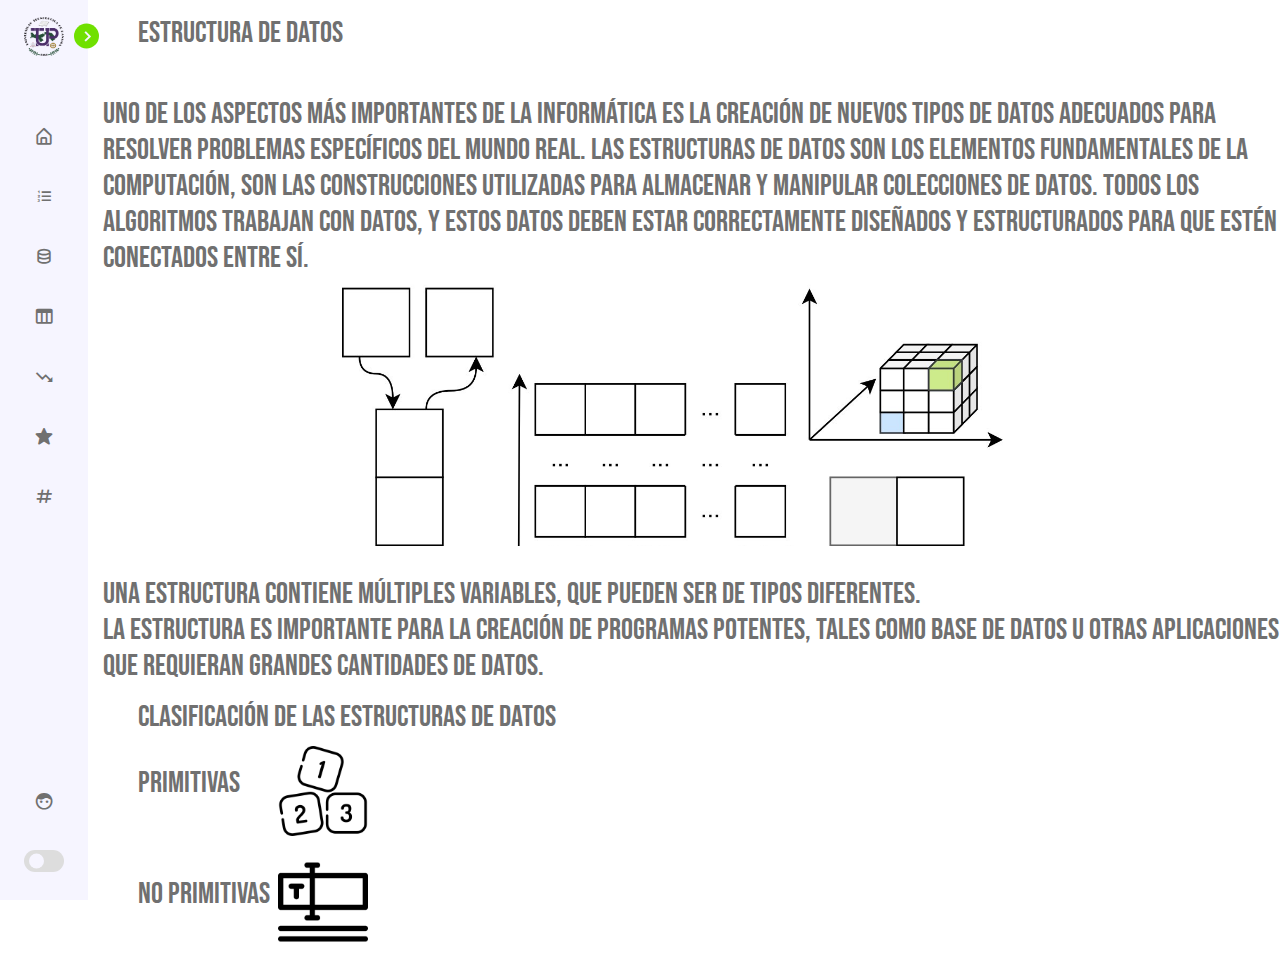
<file: index.html>
<!DOCTYPE html>
<head>
    <meta charset="utf-8">
        <meta name="viewport" content="widht=device-width, initial-scale=1.0">
        <title>Estructura de Datos</title>
        <link rel="stylesheet" href="style.css">
        <link rel="preconnect" href="https://fonts.googleapis.com">
        <link rel="preconnect" href="https://fonts.gstatic.com" crossorigin>
        <link href="https://fonts.googleapis.com/css2?family=Bebas+Neue&display=swap" rel="stylesheet">
        <link href='https://unpkg.com/boxicons@2.1.1/css/boxicons.min.css' rel='stylesheet'>
        <link rel="shortcut icon" href="logo.png">

    </head>
    <!-- Cuerpo -->
    <body>
        <nav class="sdb close">
            <header>
                <div class="texto-img">
                    <span class="image"><a href="index.html"><img src="logo.png" alt=""></a></span>
    
                    <div class="texto logo">
                        <span class="titulo">Estructura</span>
                        <span class="subtitulo">De Datos</span>
                    </div>
                </div>
                <i class='bx bx-chevron-right toggle'></i>
            </header>
    <!-- Barra de navegacion -->
            <div class="barra-menu">
                <div class="menu">
                    <ul class="menu-links">
                        <li class="nav-link">
                            <a href="index.html"><i class='bx bx-home-alt icon' ></i><span class="texto nav-text">Inicio</span></a>
                        </li>
    
                        <li class="nav-link">
                            <a href="listas.html"><i class='bx bx-list-ol icon' ></i><span class="texto nav-text">Listas</span></a>
                        </li>
    
                        <li class="nav-link">
                            <a href="pilas.html"><i class='bx bx-data icon'></i><span class="texto nav-text">Pilas</span></a>
                        </li>
    
                        <li class="nav-link">
                            <a href="colas.html"><i class='bx bx-columns icon'></i><span class="texto nav-text">Colas</span></a>
                        </li>

                        <li class="nav-link">
                            <a href="arboles.html"><i class='bx bx-trending-down icon' ></i><span class="texto nav-text">Arboles</span>
                            </a>
                        </li>

                        <li class="nav-link">
                            <a href="grafos.html"><i class='bx bxs-star icon' ></i><span class="texto nav-text">Grafos</span></a>
                        </li>
                        <li class="nav-link">
                            <a href="tablah.html"><i class='bx bx-hash icon'></i><span class="texto nav-text">Tabla Hash</span>
                            </a>
                        </li>
                        
                    </ul>
                </div>
    
                <div class="bottom-content">
                    <li class="">
                        <a href="creador.html"><i class='bx bxs-face icon' ></i><span class="texto nav-text">Creador</span></a>
                    </li>

                    <li class="mode">
                        <div class="sun-moon">
                            <i class='bx bx-moon icon moon'></i>
                            <i class='bx bx-sun icon sun'></i>
                        </div>
                        <span class="mode-text texto">Dark mode</span>
                        <div class="toggle-switch">
                            <span class="switch" onclick="DarkMode()"></span>
                        </div>
                    </li>
                    
                </div>
            </div>
    
        </nav>
        <!-- Texto -->
        <section class="home">
            <div class="texto">Estructura de Datos</div>
            <p class="texto-home m">Uno de los aspectos más importantes de la informática es la creación de nuevos tipos de datos adecuados para resolver problemas específicos del mundo real.
                Las estructuras de datos son los elementos fundamentales de la computación, son las construcciones utilizadas para almacenar y manipular colecciones de datos. Todos los algoritmos trabajan con datos, y estos datos deben estar correctamente diseñados y estructurados para que estén conectados entre sí.</p>
                <div>
                    <img class="home-img" src="datos.jpg" alt="">
                </div>
            <p class="texto-home m">Una estructura contiene múltiples variables, que pueden ser de tipos diferentes.<br>La estructura es
                importante para la creación de programas potentes, tales como base de datos u otras aplicaciones que
                requieran grandes cantidades de datos.</p>    

            <p class="texto">Clasificación de las estructuras de datos</p>
            <div class="primitivas">
            <p class="texto">Primitivas</p>
            <img class="edsm-img" src="numbers.png" alt="">
           </div>
           <div class="no-primitivas">
            <p class="texto">No Primitivas</p>
            <img class="edsm-img" src="tipografia.png" alt="">
            </div>
            
        </section>
<script src="main.js" ></script>
    
    </body>
    </html>
</file>
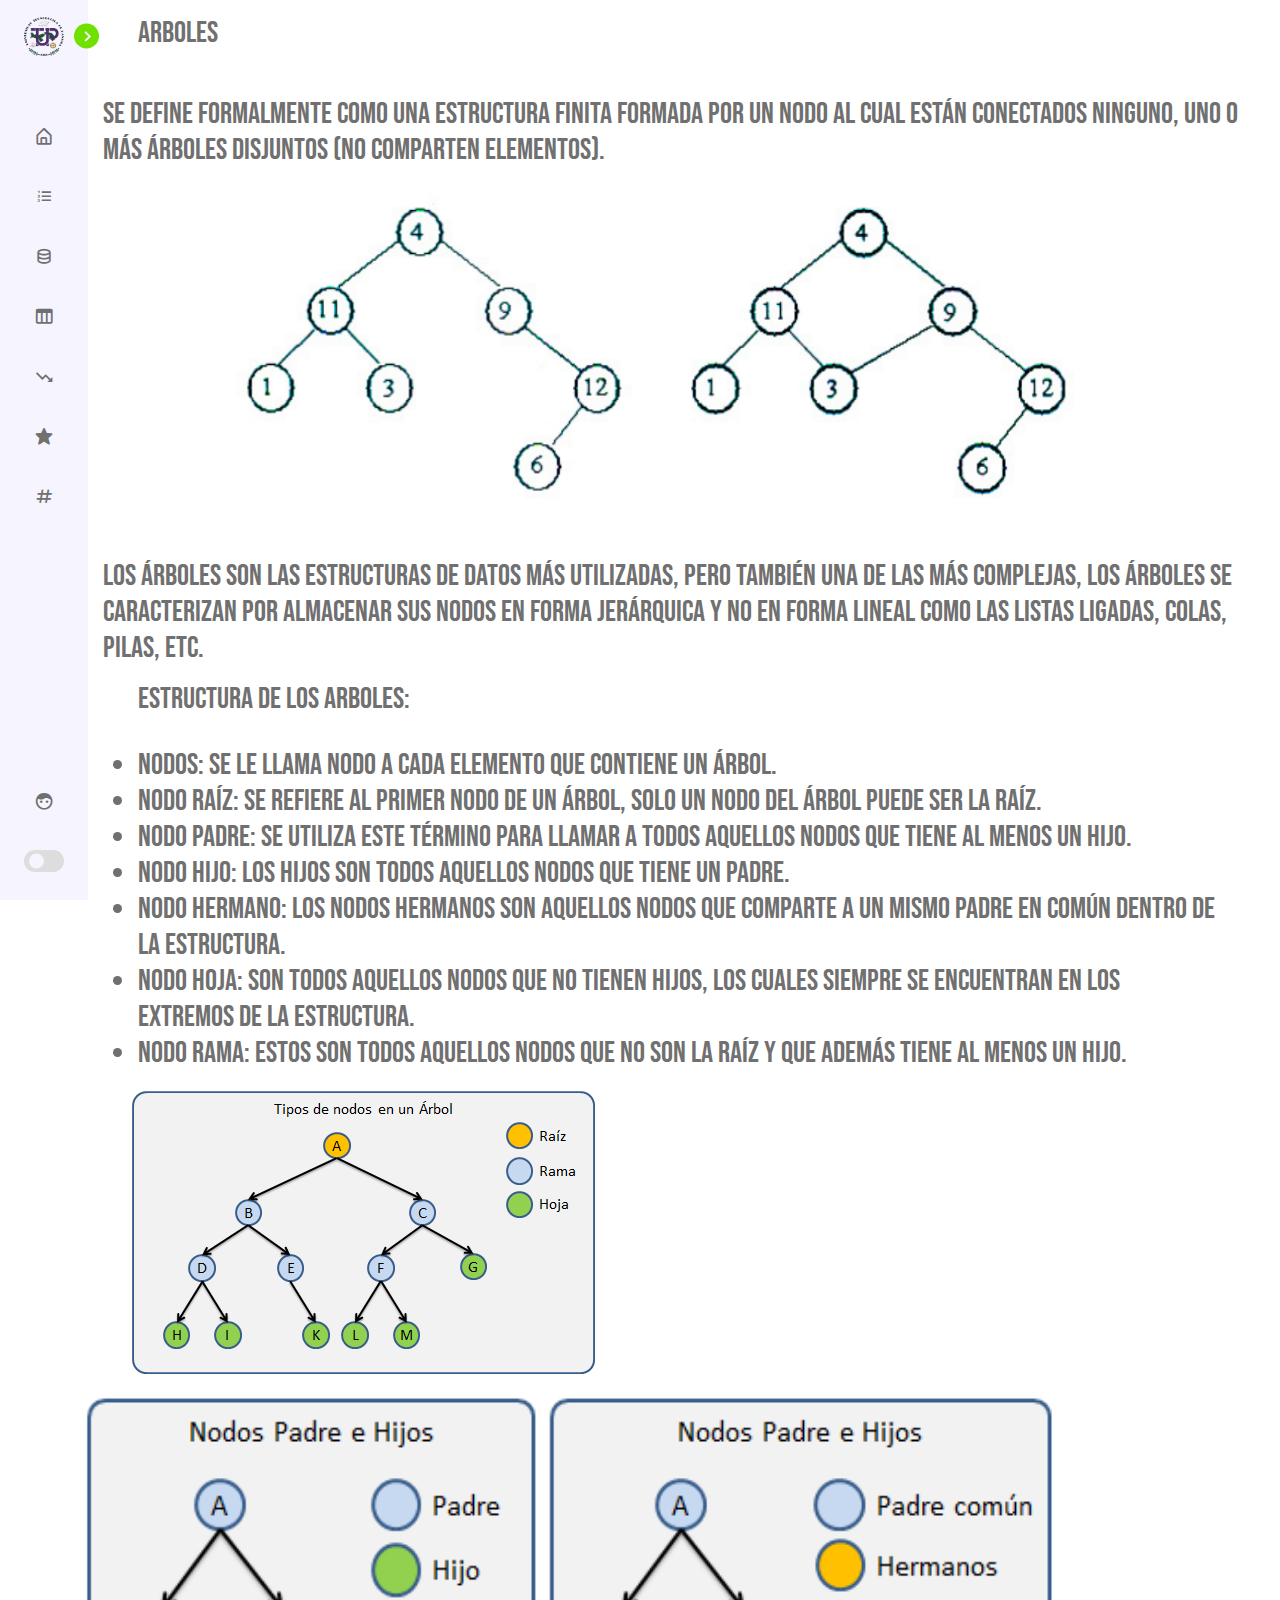
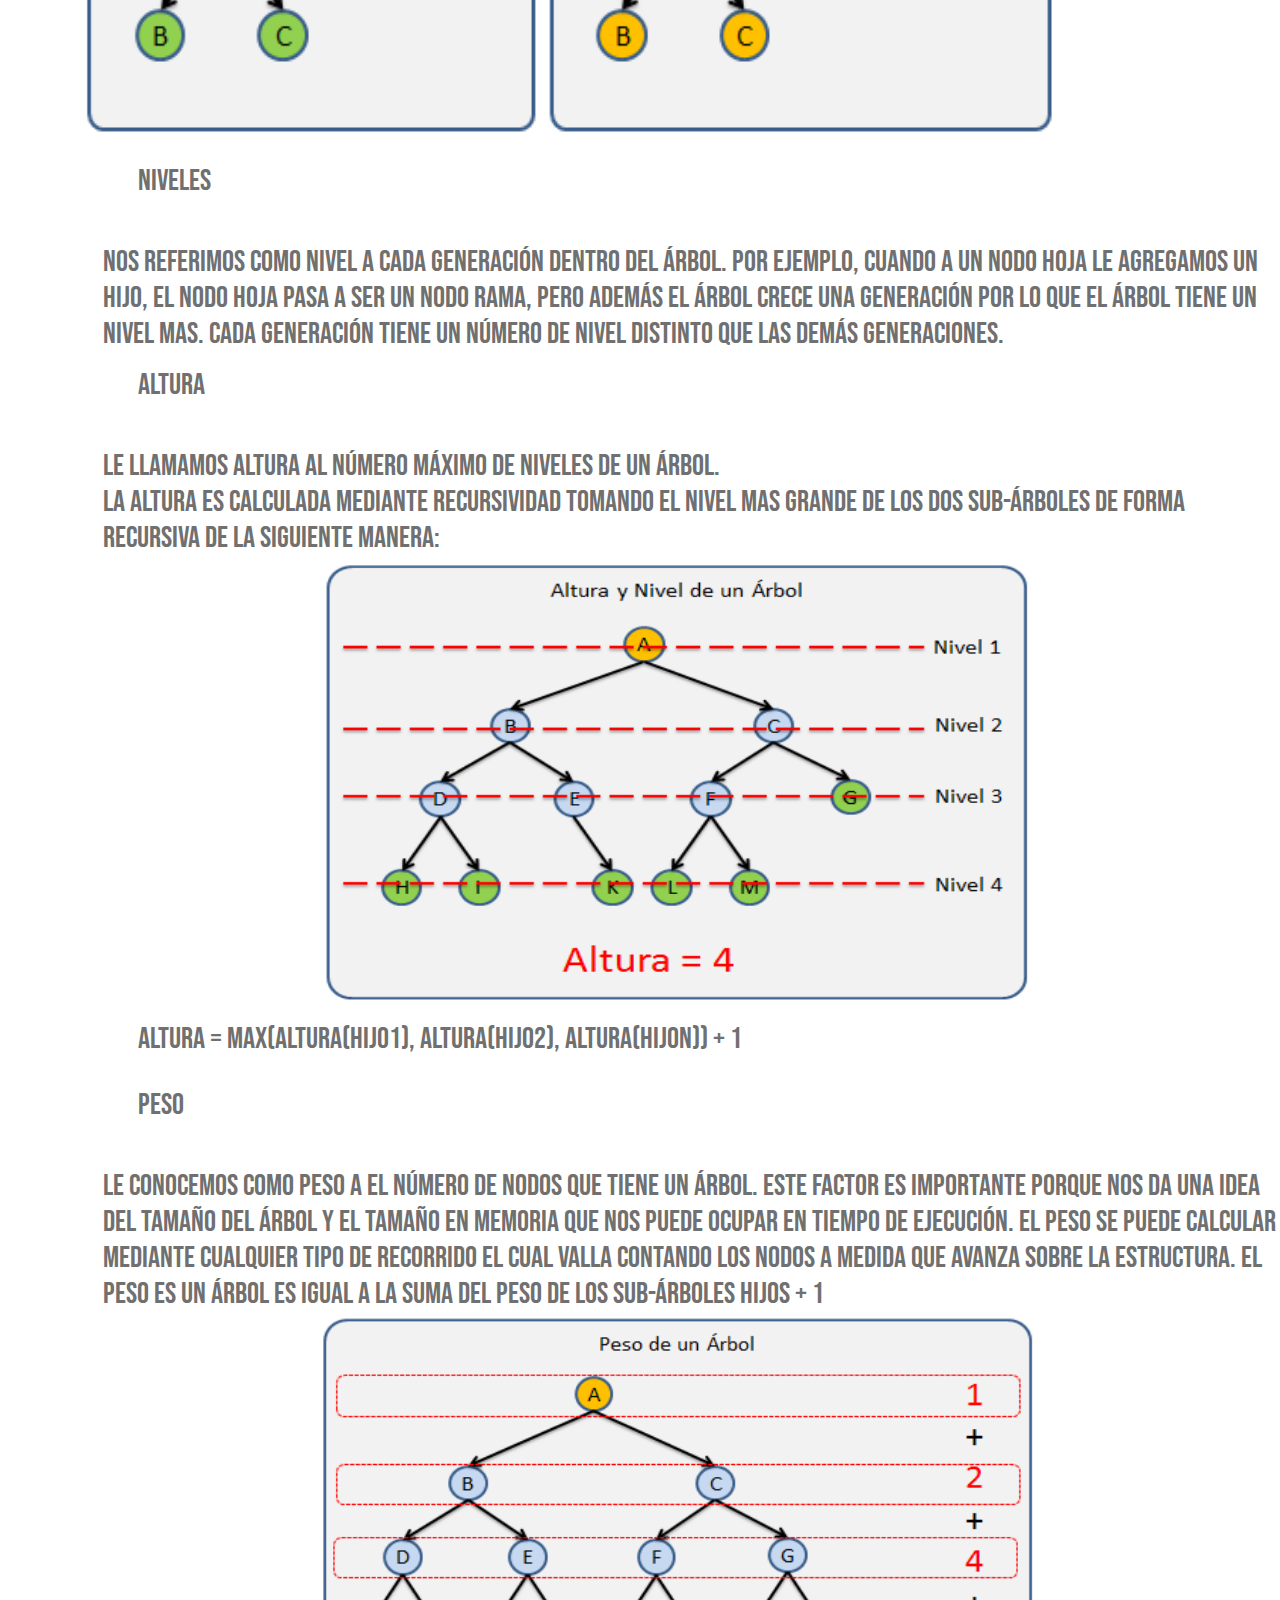
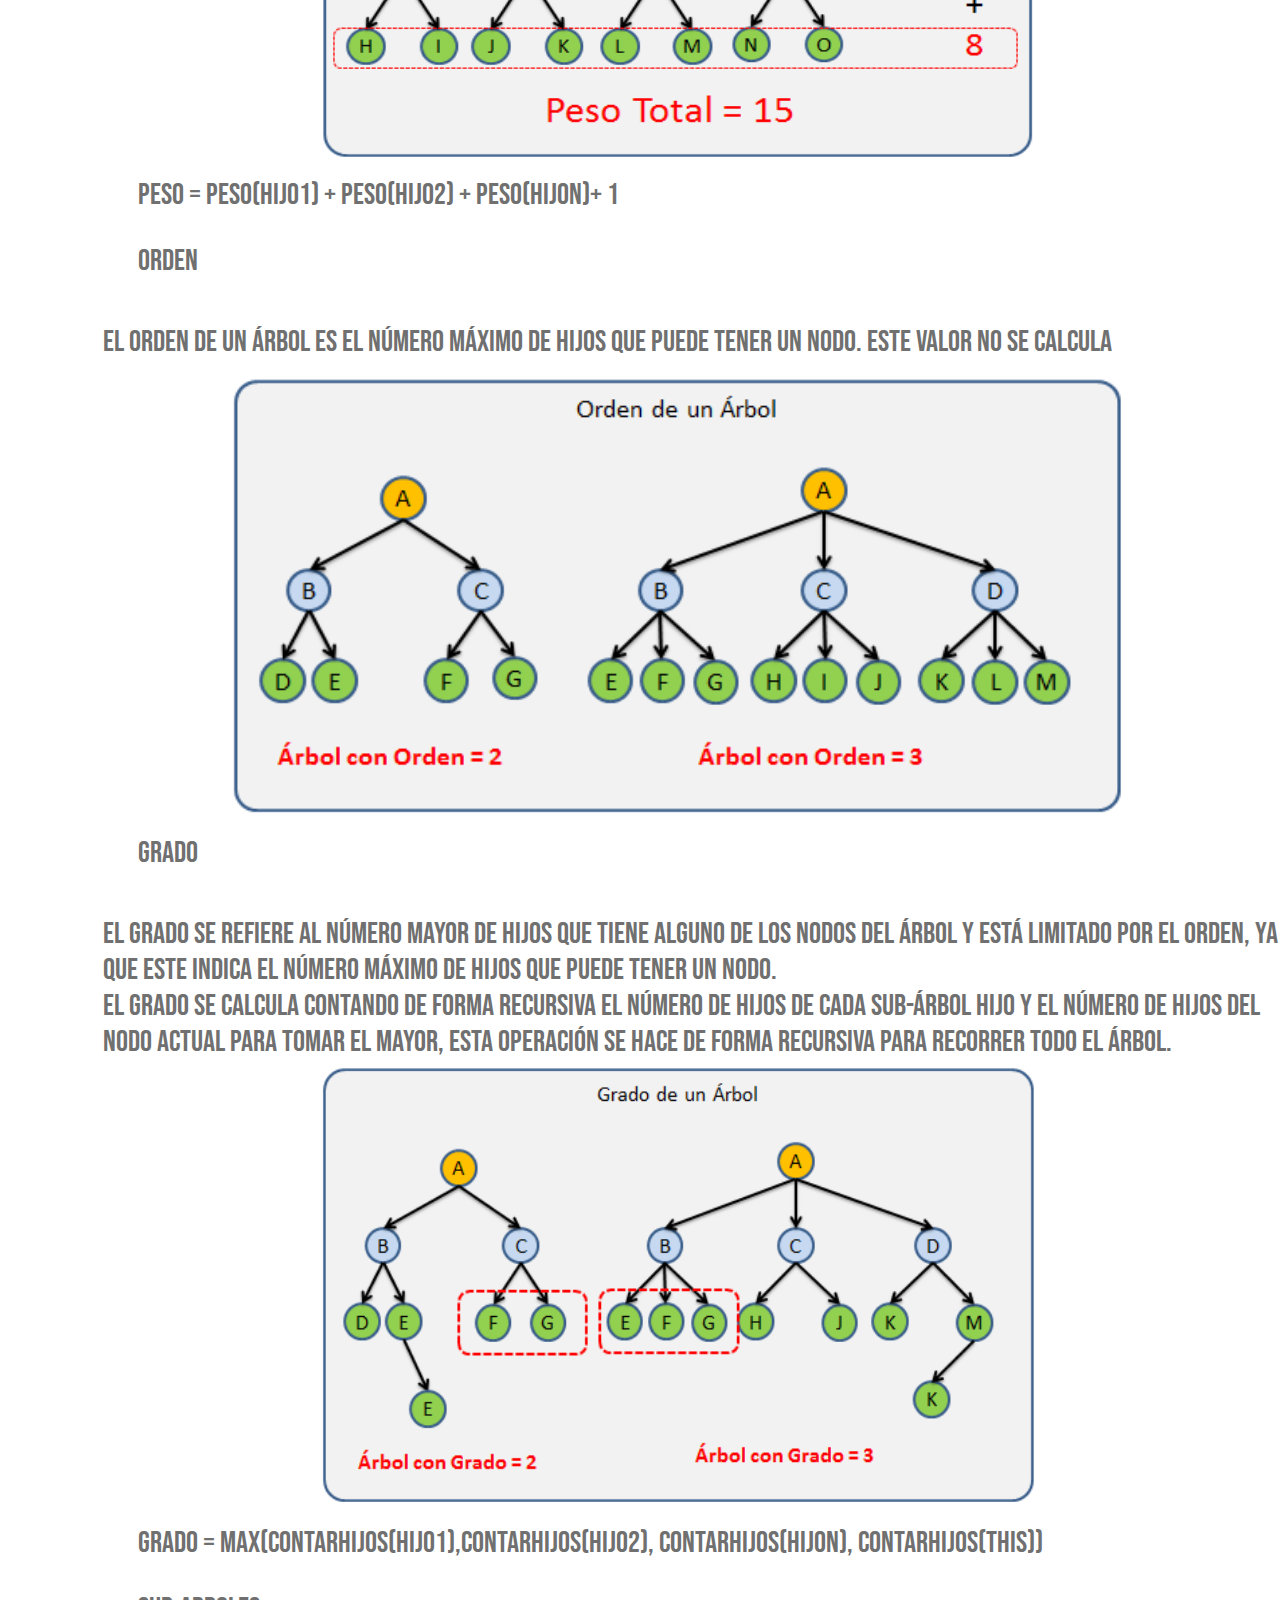
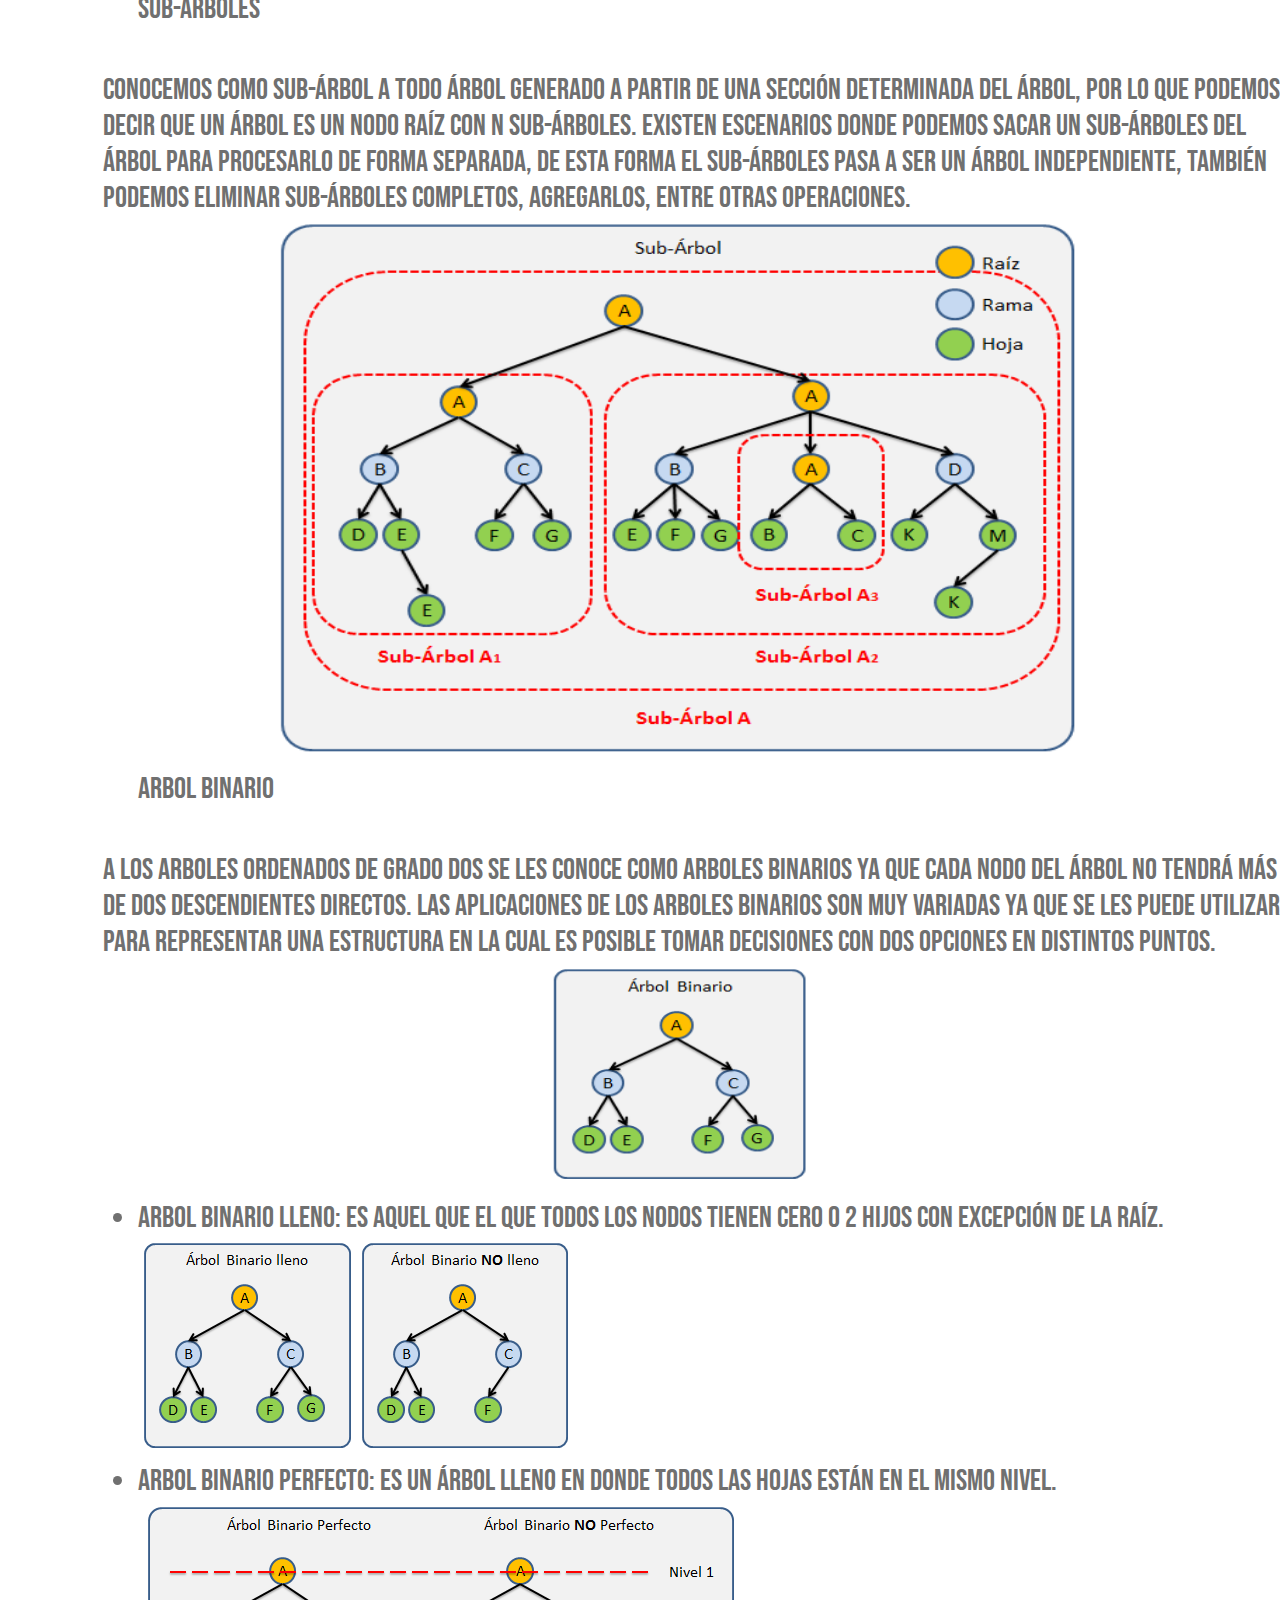
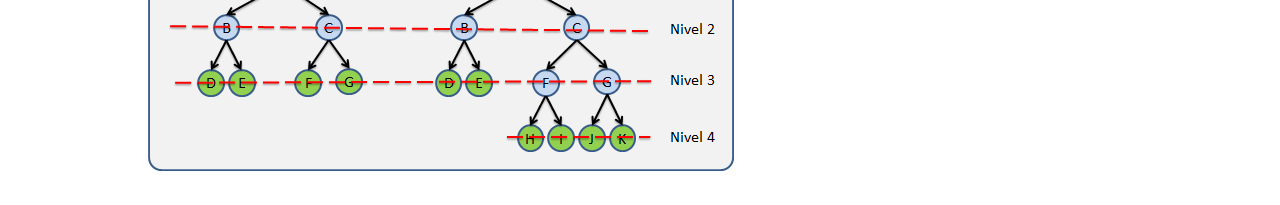
<file: arboles.html>
<!DOCTYPE html>
<head>
    <meta charset="utf-8">
        <meta name="viewport" content="widht=device-width, initial-scale=1.0">
        <title>Estructura de Datos</title>
        <link rel="stylesheet" href="style.css">
        <link rel="preconnect" href="https://fonts.googleapis.com">
        <link rel="preconnect" href="https://fonts.gstatic.com" crossorigin>
        <link href="https://fonts.googleapis.com/css2?family=Bebas+Neue&display=swap" rel="stylesheet">
        <link href='https://unpkg.com/boxicons@2.1.1/css/boxicons.min.css' rel='stylesheet'>
        <link rel="shortcut icon" href="logo.png">
    </head>
    <!-- Cuerpo -->
    <body>
        <nav class="sdb close">
            <header>
                <div class="texto-img">
                    <span class="image"><a href="index.html"><img src="logo.png" alt=""></a></span>
    
                    <div class="texto logo">
                        <span class="titulo">Estructura</span>
                        <span class="subtitulo">De Datos</span>
                    </div>
                </div>
                <i class='bx bx-chevron-right toggle'></i>
            </header>
    <!-- Barra de navegacion -->
            <div class="barra-menu">
                <div class="menu">
                    <ul class="menu-links">
                        <li class="nav-link">
                            <a href="index.html"><i class='bx bx-home-alt icon' ></i><span class="texto nav-text">Inicio</span></a>
                        </li>
    
                        <li class="nav-link">
                            <a href="listas.html"><i class='bx bx-list-ol icon' ></i><span class="texto nav-text">Listas</span></a>
                        </li>
    
                        <li class="nav-link">
                            <a href="pilas.html"><i class='bx bx-data icon'></i><span class="texto nav-text">Pilas</span></a>
                        </li>
    
                        <li class="nav-link">
                            <a href="colas.html"><i class='bx bx-columns icon'></i><span class="texto nav-text">Colas</span></a>
                        </li>

                        <li class="nav-link">
                            <a href="arboles.html"><i class='bx bx-trending-down icon' ></i><span class="texto nav-text">Arboles</span>
                            </a>
                        </li>

                        <li class="nav-link">
                            <a href="grafos.html"><i class='bx bxs-star icon' ></i><span class="texto nav-text">Grafos</span></a>
                        </li>
                        <li class="nav-link">
                            <a href="tablah.html"><i class='bx bx-hash icon'></i><span class="texto nav-text">Tabla Hash</span>
                            </a>
                        </li>
                        
                    </ul>
                </div>
    
                <div class="bottom-content">
                    <li class="">
                        <a href="creador.html"><i class='bx bxs-face icon' ></i><span class="texto nav-text">Creador</span></a>
                    </li>

                    <li class="mode">
                        <div class="sun-moon">
                            <i class='bx bx-moon icon moon'></i>
                            <i class='bx bx-sun icon sun'></i>
                        </div>
                        <span class="mode-text texto">Dark mode</span>
                        <div class="toggle-switch">
                            <span class="switch" onclick="DarkMode()"></span>
                        </div>
                    </li>
                    
                </div>
            </div>
    
        </nav>
        <!-- Texto  -->
        <section class="home">
            <div class="texto">Arboles</div>
            <p class="texto-home m">Se define formalmente como una estructura finita formada por un nodo al cual están conectados ninguno, uno o más árboles disjuntos (no comparten elementos).</p>
            <div>
                <img class="home-img arboles" src="arboles.png" alt="">
            </div>
            <p class="texto-home m">Los Árboles son las estructuras de datos más utilizadas, pero también una de las más complejas, Los Árboles se caracterizan por almacenar sus nodos en forma jerárquica y no en forma lineal como las listas ligadas, colas, pilas, etc.</p>
            <div class="texto">Estructura de los arboles:</div>
           <ul class="body-listas">
            <li>Nodos: Se le llama Nodo a cada elemento que contiene un Árbol.</li>
            <li>Nodo Raíz: Se refiere al primer nodo de un Árbol, Solo un nodo del Árbol puede ser la Raíz.</li>
            <li>Nodo Padre: Se utiliza este término para llamar a todos aquellos nodos que tiene al menos un hijo.</li>
            <li>Nodo Hijo: Los hijos son todos aquellos nodos que tiene un padre.</li>
            <li>Nodo Hermano: Los nodos hermanos son aquellos nodos que comparte a un mismo padre en común dentro de la estructura.</li>
            <li>Nodo Hoja: Son todos aquellos nodos que no tienen hijos, los cuales siempre se encuentran en los extremos de la estructura.</li>
            <li>Nodo Rama: Estos son todos aquellos nodos que no son la raíz y que además tiene al menos un hijo.</li>
           </ul>
           <div id="sds">
            <img class="nodo" src="tiposdenodos.png" alt="">
            <img class="nodos" src="nodospadrehijohermano.png" alt="">
        </div>
        <div class="texto">Niveles</div>
            <p class="texto-home m">Nos referimos como nivel a cada generación dentro del árbol. Por ejemplo, cuando a un nodo hoja le agregamos un hijo, el nodo hoja pasa a ser un nodo rama, pero además el árbol crece una generación por lo que el Árbol tiene un nivel mas. Cada generación tiene un número de Nivel distinto que las demás generaciones.<br></p>
            <div class="texto">Altura</div>
            <p class="texto-home m">Le llamamos Altura al número máximo de niveles de un Árbol.<br>La altura es calculada mediante recursividad tomando el nivel mas grande de los dos sub-árboles de forma recursiva de la siguiente manera:</p>
            <img class="home-img altura" src="altura.png" alt="">
            <div class="texto">Altura = max(altura(hijo1), altura(hijo2), altura(hijoN)) + 1</div>
            <div class="texto">Peso</div>
            <p class="texto-home m">Le Conocemos como peso a el número de nodos que tiene un Árbol. Este factor es importante porque nos da una idea del tamaño del árbol y el tamaño en memoria que nos puede ocupar en tiempo de ejecución. El peso se puede calcular mediante cualquier tipo de recorrido el cual valla contando los nodos a medida que avanza sobre la estructura. El peso es un árbol es igual a la suma del peso de los sub-árboles hijos + 1</p>
            <img class="home-img altura" src="peso.png" alt="">
            <div class="texto">peso = peso(hijo1) + peso(hijo2) + peso(hijoN)+ 1</div>
            <div class="texto">Orden</div>
            <p class="texto-home m">El Orden de un árbol es el número máximo de hijos que puede tener un Nodo. Este valor no se calcula</p>
            <img class="home-img orden" src="orden.png" alt="">
            <div class="texto">Grado</div>
            <p class="texto-home m">El grado se refiere al número mayor de hijos que tiene alguno de los nodos del Árbol y está limitado por el Orden, ya que este indica el número máximo de hijos que puede tener un nodo.<br>El grado se calcula contando de forma recursiva el número de hijos de cada sub-árbol hijo y el número de hijos del nodo actual para tomar el mayor, esta operación se hace de forma recursiva para recorrer todo el árbol.</p>
            <img class="home-img altura" src="grado.png" alt="">
            <div class="texto">grado = max(contarHijos(hijo1),contarHijos(hijo2), contarHijos(hijoN), contarHijos(this))</div>
            <div class="texto">Sub-Arboles</div>
            <p class="texto-home m">Conocemos como Sub-Árbol a todo Árbol generado a partir de una sección determinada del Árbol, Por lo que podemos decir que un Árbol es un nodo Raíz con N Sub-Árboles.  Existen escenarios donde podemos sacar un Sub-Árboles del Árbol para procesarlo de forma separada, de esta forma el Sub-Árboles pasa a ser un Árbol independiente, También podemos eliminar Sub-Árboles completos, Agregarlos, entre otras operaciones.</p>
            <img class="home-img sub-arbol" src="subarbol.png" alt="">
            <div class="texto">Arbol Binario</div>
            <p class="texto-home m">A los arboles ordenados de grado dos se les conoce como arboles binarios ya que cada nodo del árbol no tendrá más de dos descendientes directos. Las aplicaciones de los arboles binarios son muy variadas ya que se les puede utilizar para representar una estructura en la cual es posible tomar decisiones con dos opciones en distintos puntos.</p>
            <img class="home-img arbol-binario" src="arbolbinario.png" alt="">

            <ul class="body-listas">
                <li>Arbol Binario lleno: Es aquel que el que todos los nodos tienen cero o 2 hijos con excepción de la Raíz.</li>
                <div id="sds"><img src="arbolbinariolleno.png" alt=""></div>
                <li>Arbol Binario perfecto: Es un Árbol lleno en donde todos las Hojas están en el mismo Nivel.</li>
                <div id="sds"><img src="arbolbinarioperfecto1.png" alt=""></div>
            </ul>
        </section>
        <script src="main.js" ></script>

    
    </body>
    </html>
</file>
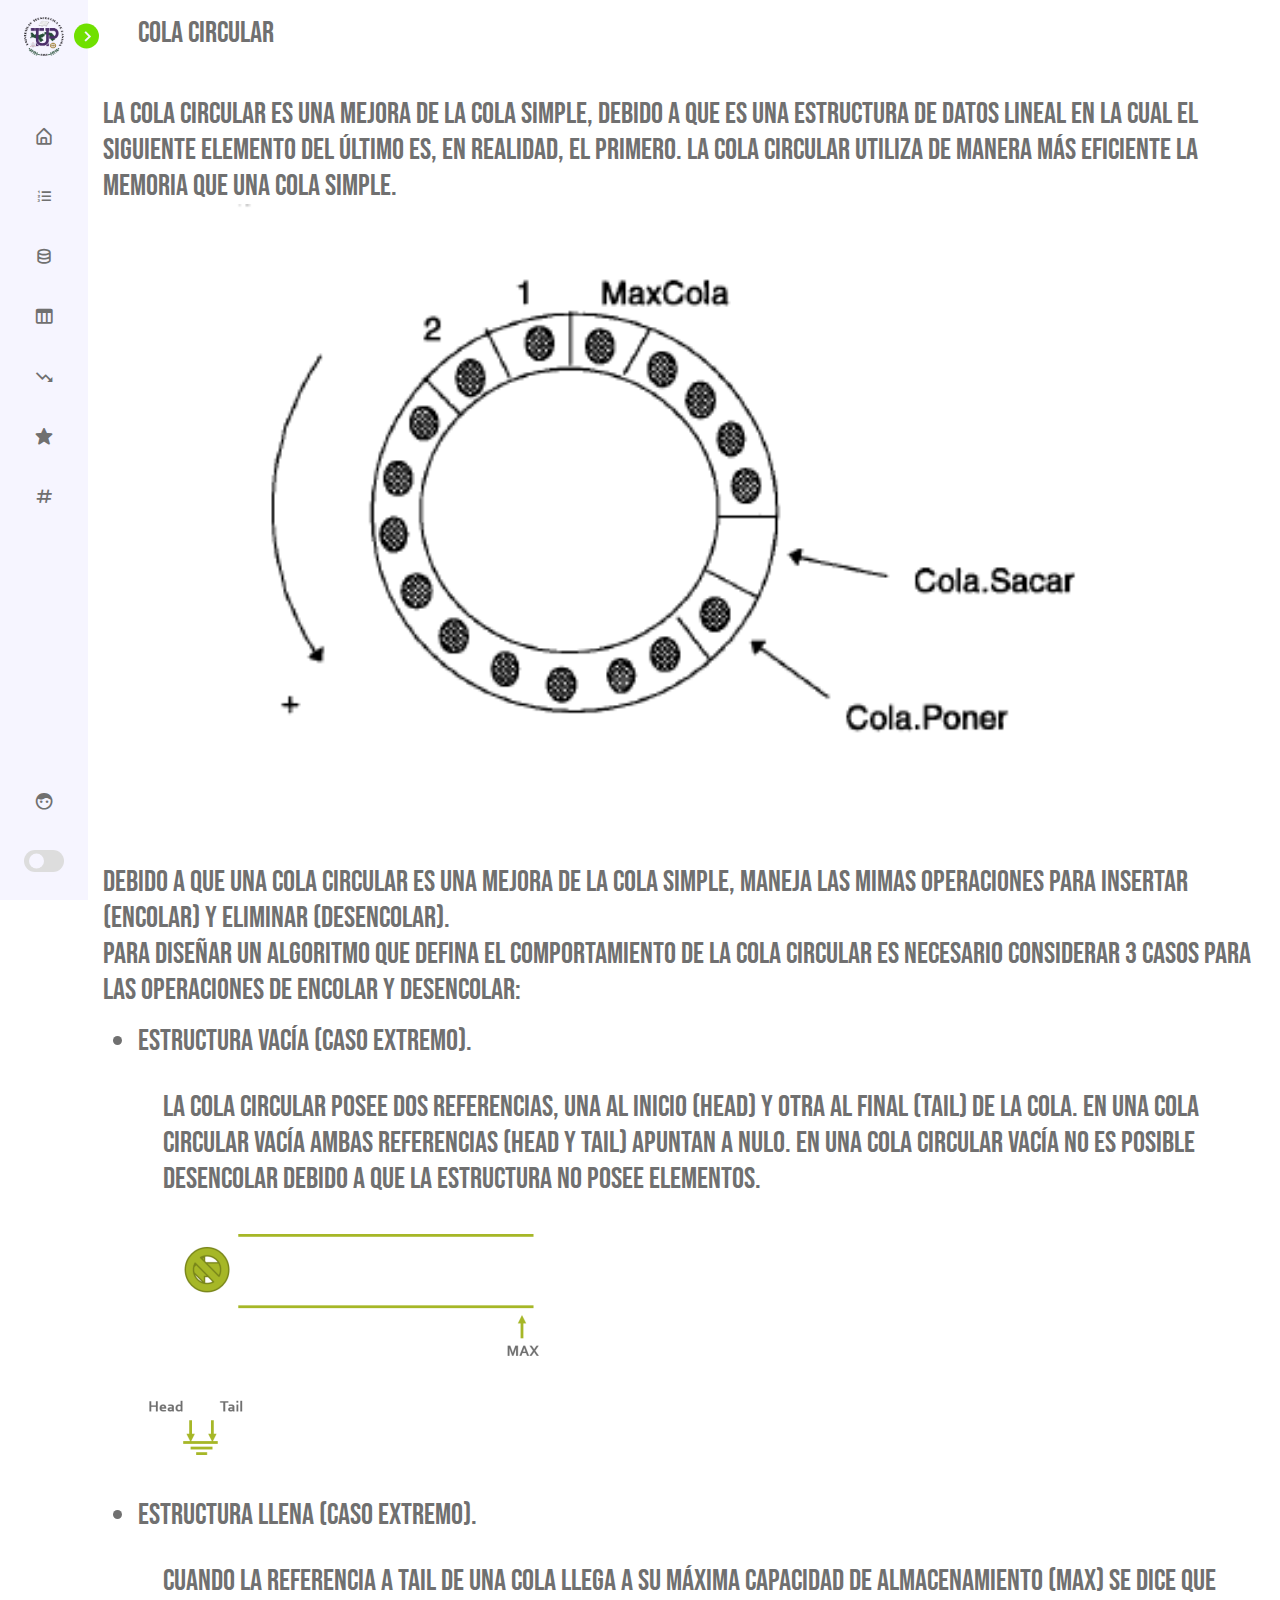
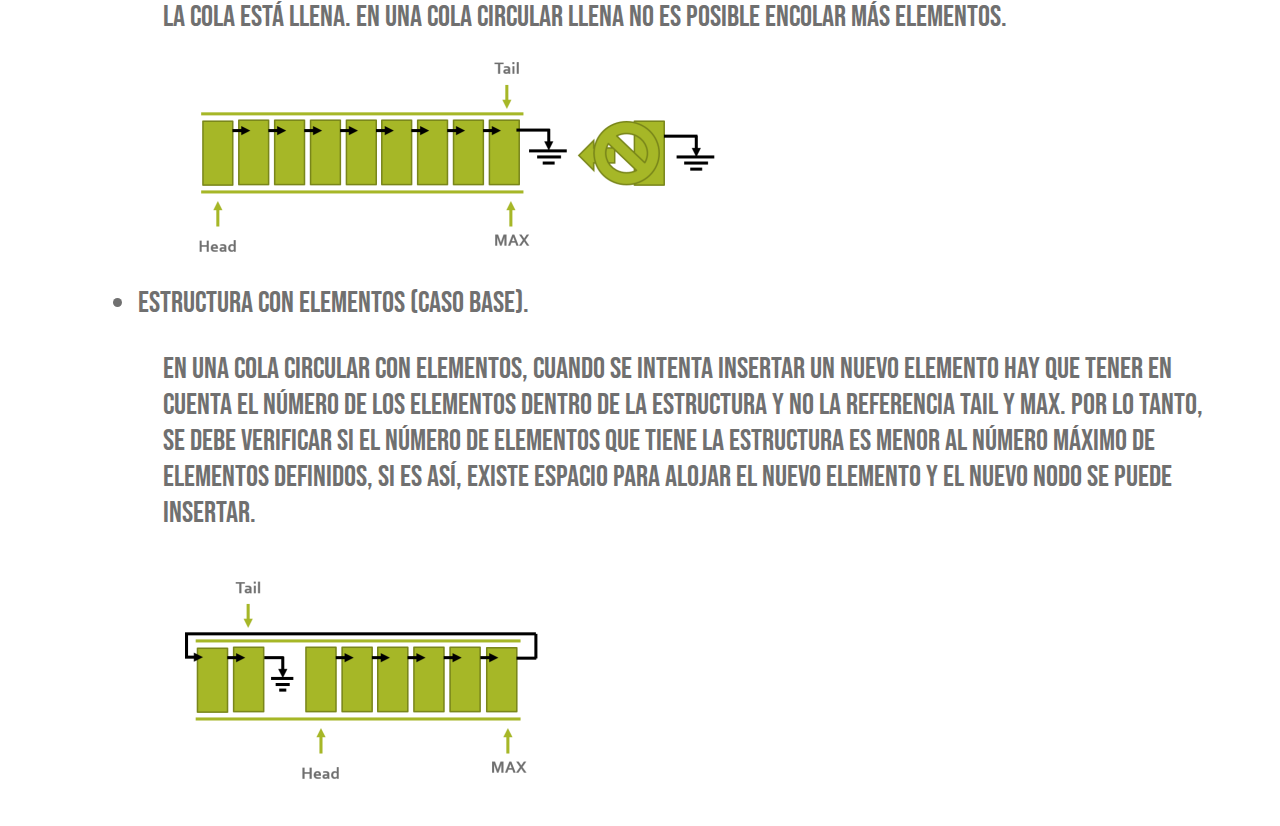
<file: colacircular.html>
<!DOCTYPE html>
<head>
    <meta charset="utf-8">
        <meta name="viewport" content="widht=device-width, initial-scale=1.0">
        <title>Estructura de Datos</title>
        <link rel="stylesheet" href="style.css">
        <link rel="preconnect" href="https://fonts.googleapis.com">
        <link rel="preconnect" href="https://fonts.gstatic.com" crossorigin>
        <link href="https://fonts.googleapis.com/css2?family=Bebas+Neue&display=swap" rel="stylesheet">
        <link href='https://unpkg.com/boxicons@2.1.1/css/boxicons.min.css' rel='stylesheet'>
        <link rel="shortcut icon" href="logo.png">
    </head>
    <body>
        <nav class="sdb close">
            <header>
                <div class="texto-img">
                    <span class="image"><a href="index.html"><img src="logo.png" alt=""></a></span>
    
                    <div class="texto logo">
                        <span class="titulo">Estructura</span>
                        <span class="subtitulo">De Datos</span>
                    </div>
                </div>
                <i class='bx bx-chevron-right toggle'></i>
            </header>
    
            <div class="barra-menu">
                <div class="menu">
                    <ul class="menu-links">
                        <li class="nav-link">
                            <a href="index.html"><i class='bx bx-home-alt icon' ></i><span class="texto nav-text">Inicio</span></a>
                        </li>
    
                        <li class="nav-link">
                            <a href="listas.html"><i class='bx bx-list-ol icon' ></i><span class="texto nav-text">Listas</span></a>
                        </li>
    
                        <li class="nav-link">
                            <a href="pilas.html"><i class='bx bx-data icon'></i><span class="texto nav-text">Pilas</span></a>
                        </li>
    
                        <li class="nav-link">
                            <a href="colas.html"><i class='bx bx-columns icon'></i><span class="texto nav-text">Colas</span></a>
                        </li>

                        <li class="nav-link">
                            <a href="arboles.html"><i class='bx bx-trending-down icon' ></i><span class="texto nav-text">Arboles</span>
                            </a>
                        </li>

                        <li class="nav-link">
                            <a href="grafos.html"><i class='bx bxs-star icon' ></i><span class="texto nav-text">Grafos</span></a>
                        </li>
                        <li class="nav-link">
                            <a href="tablah.html"><i class='bx bx-hash icon'></i><span class="texto nav-text">Tabla Hash</span>
                            </a>
                        </li>
                        
                    </ul>
                </div>
    
                <div class="bottom-content">
                    <li class="">
                        <a href="creador.html"><i class='bx bxs-face icon' ></i><span class="texto nav-text">Creador</span></a>
                    </li>

                    <li class="mode">
                        <div class="sun-moon">
                            <i class='bx bx-moon icon moon'></i>
                            <i class='bx bx-sun icon sun'></i>
                        </div>
                        <span class="mode-text texto">Dark mode</span>
                        <div class="toggle-switch">
                            <span class="switch" onclick="DarkMode()"></span>
                        </div>
                    </li>
                    
                </div>
            </div>
    
        </nav>
        <section class="home">
            <div class="texto">Cola Circular</div>
            <p class="texto-home m">La cola circular es una mejora de la cola simple, debido a que es una estructura de datos lineal en la cual el siguiente elemento del último es, en realidad, el primero. La cola circular utiliza de manera más eficiente la memoria que una cola simple.</p>
            <div>
                <img class="home-img circular1" src="colallena.png" alt="">
            </div>
         
            <p class="texto-home m">Debido a que una cola circular es una mejora de la cola simple, maneja las mimas operaciones para INSERTAR (ENCOLAR) y ELIMINAR (DESENCOLAR).<br>Para diseñar un algoritmo que defina el comportamiento de la cola circular es necesario
                considerar 3 casos para las operaciones de ENCOLAR y DESENCOLAR:</p>
            <ul class="body-listas c">
                <li>Estructura vacía (caso extremo).</li>
                <p class="texto-home m">La cola circular posee dos referencias, una al inicio (HEAD) y otra al final (TAIL) de la cola. En una cola circular vacía ambas referencias (HEAD y TAIL) apuntan a nulo. En una cola circular vacía no es posible desencolar debido a que la estructura no posee
                    elementos.</p>
                <div id="sds"><img src="colavacia.png" alt=""></div>
                <li>Estructura llena (caso extremo).</li>
                <p class="texto-home m">Cuando la referencia a TAIL de una cola llega a su máxima capacidad de almacenamiento (MAX) se dice que la cola está llena. En una cola circular llena no es posible encolar más elementos.</p>
                <div id="sds"><img src="colallena2.png" alt=""></div>
                <li>Estructura con elementos (caso base).</li>
                <p class="texto-home m">En una cola circular con elementos, cuando se intenta insertar un nuevo elemento hay que tener en cuenta el número de los elementos dentro de la estructura y no la referencia TAIL y MAX. Por lo tanto, se debe verificar si el número de elementos que tiene la estructura es menor al número máximo de elementos definidos, si es así, existe espacio para alojar el nuevo elemento y el nuevo nodo se puede insertar.</p>
                <div id="sds"><img src="colaelemento.png" alt=""></div>
            </ul>
        </section>
        <script src="main.js" ></script>

    
    </body>
    </html>
</file>
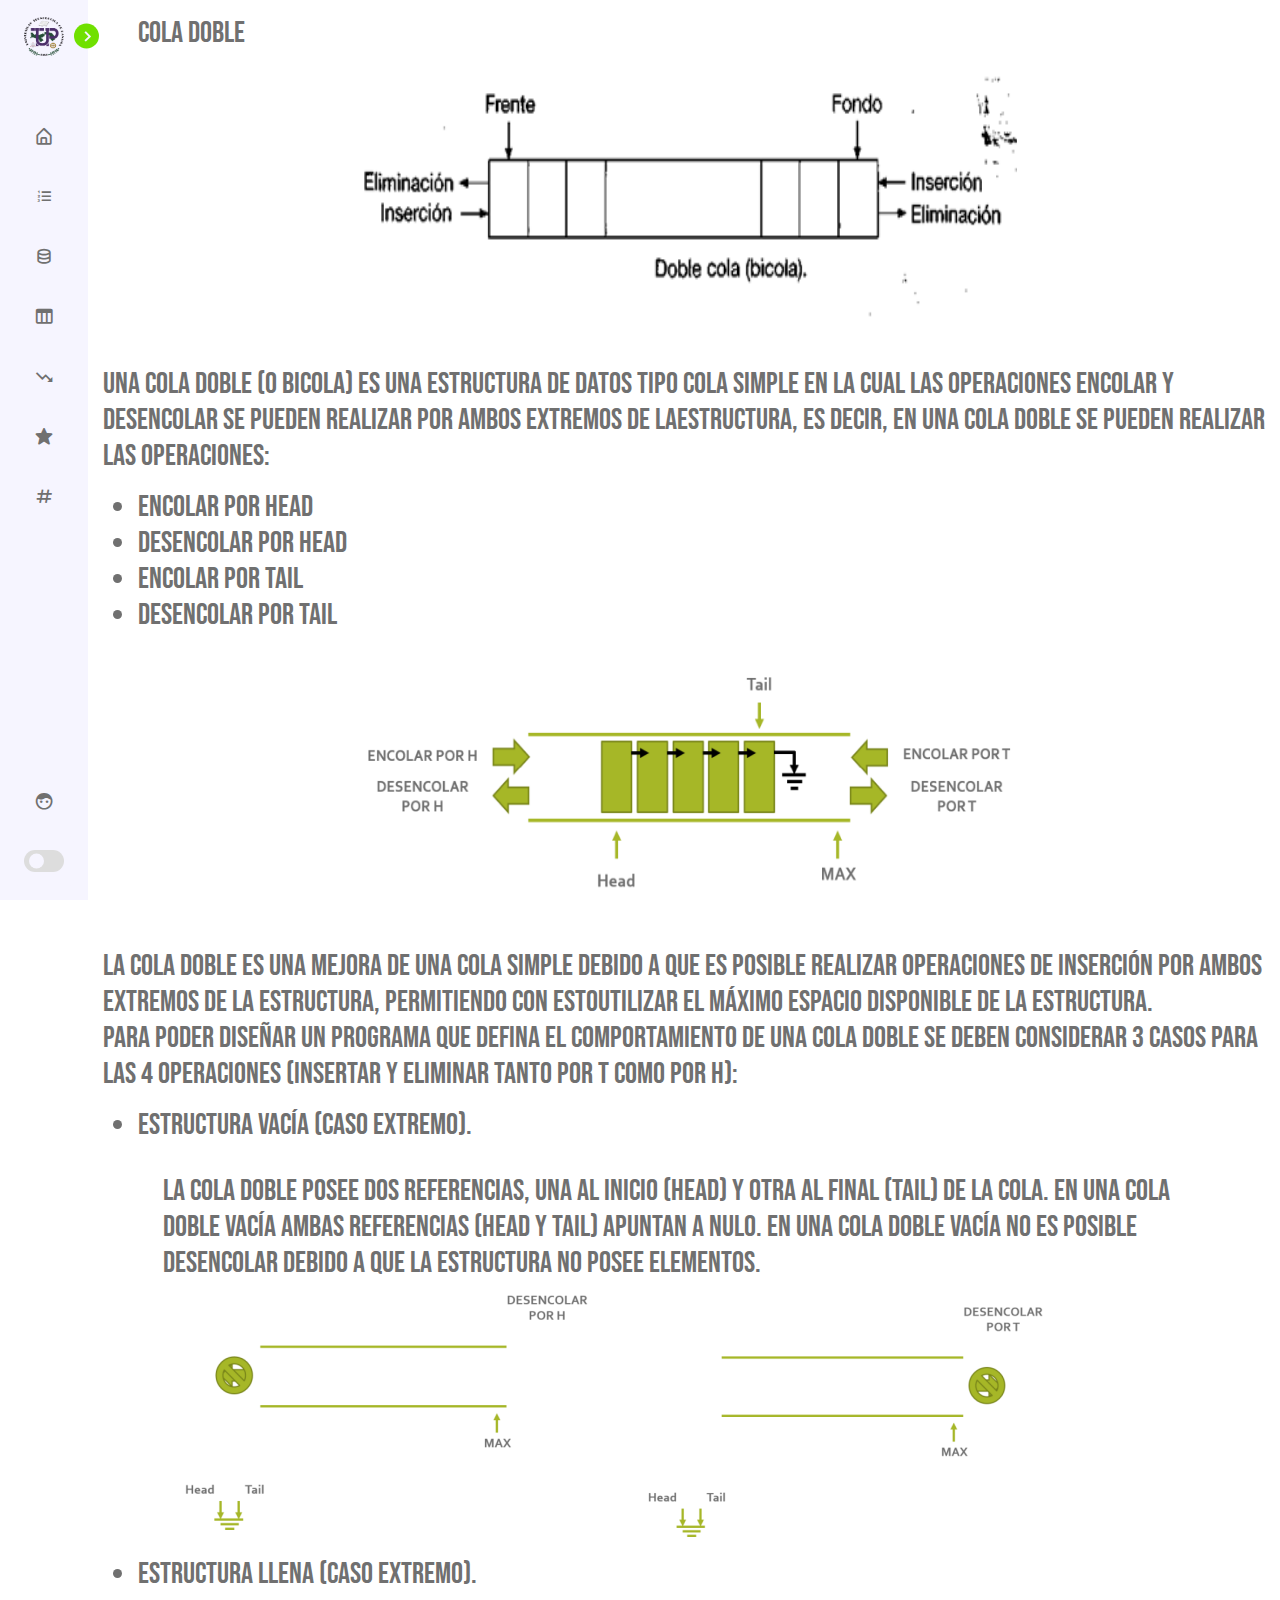
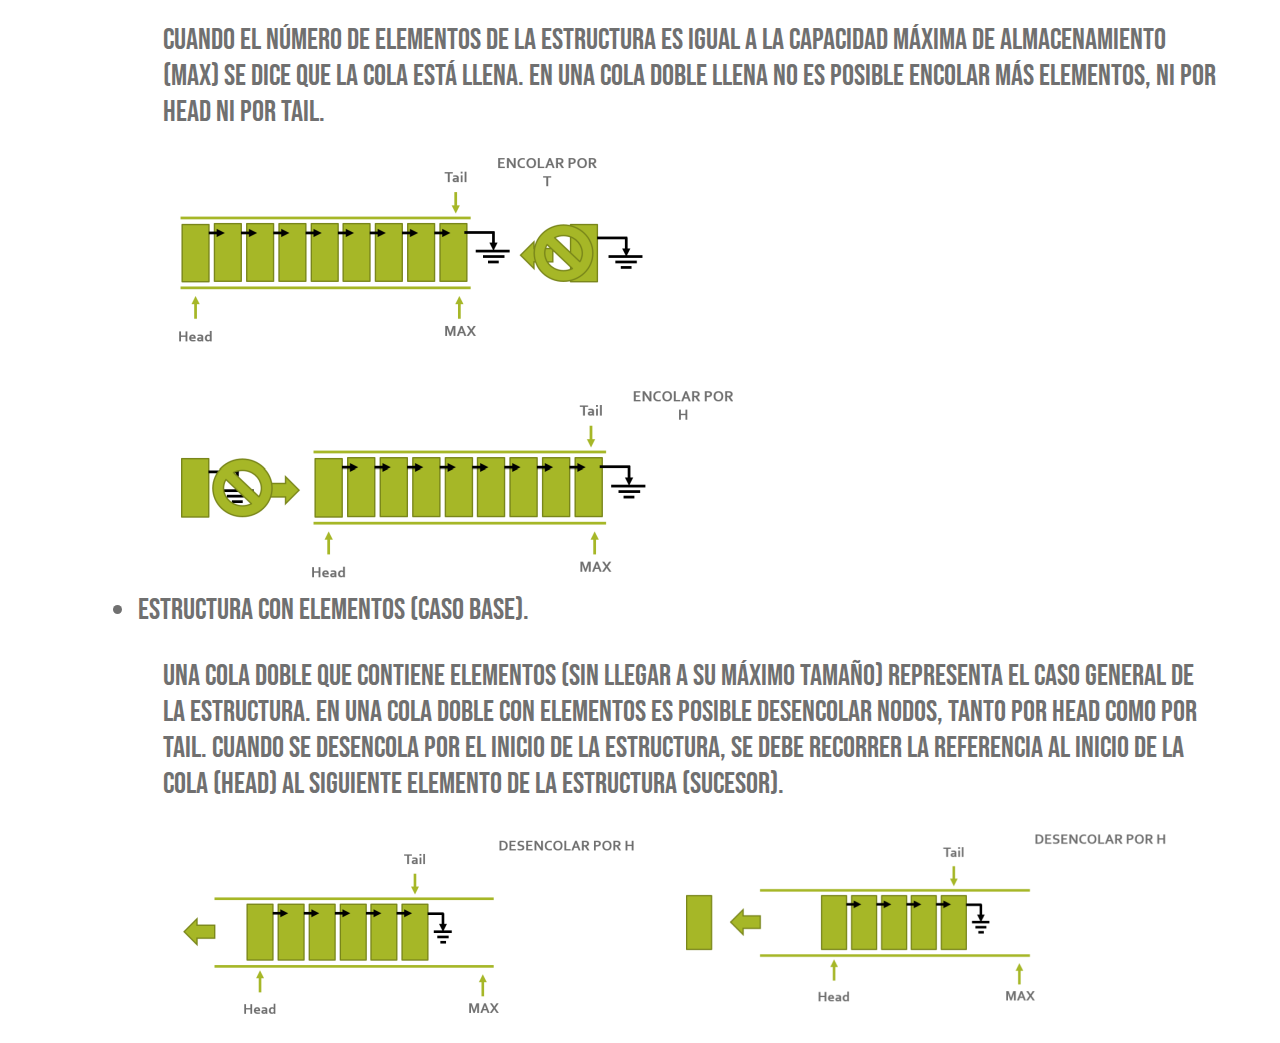
<file: coladoble.html>
<!DOCTYPE html>
<head>
    <meta charset="utf-8">
        <meta name="viewport" content="widht=device-width, initial-scale=1.0">
        <title>Estructura de Datos</title>
        <link rel="stylesheet" href="style.css">
        <link rel="preconnect" href="https://fonts.googleapis.com">
        <link rel="preconnect" href="https://fonts.gstatic.com" crossorigin>
        <link href="https://fonts.googleapis.com/css2?family=Bebas+Neue&display=swap" rel="stylesheet">
        <link href='https://unpkg.com/boxicons@2.1.1/css/boxicons.min.css' rel='stylesheet'>
        <link rel="shortcut icon" href="logo.png">
    </head>
    <body>
        <nav class="sdb close">
            <header>
                <div class="texto-img">
                    <span class="image"><a href="index.html"><img src="logo.png" alt=""></a></span>
    
                    <div class="texto logo">
                        <span class="titulo">Estructura</span>
                        <span class="subtitulo">De Datos</span>
                    </div>
                </div>
                <i class='bx bx-chevron-right toggle'></i>
            </header>
    
            <div class="barra-menu">
                <div class="menu">
                    <ul class="menu-links">
                        <li class="nav-link">
                            <a href="index.html"><i class='bx bx-home-alt icon' ></i><span class="texto nav-text">Inicio</span></a>
                        </li>
    
                        <li class="nav-link">
                            <a href="listas.html"><i class='bx bx-list-ol icon' ></i><span class="texto nav-text">Listas</span></a>
                        </li>
    
                        <li class="nav-link">
                            <a href="pilas.html"><i class='bx bx-data icon'></i><span class="texto nav-text">Pilas</span></a>
                        </li>
    
                        <li class="nav-link">
                            <a href="colas.html"><i class='bx bx-columns icon'></i><span class="texto nav-text">Colas</span></a>
                        </li>

                        <li class="nav-link">
                            <a href="arboles.html"><i class='bx bx-trending-down icon' ></i><span class="texto nav-text">Arboles</span>
                            </a>
                        </li>

                        <li class="nav-link">
                            <a href="grafos.html"><i class='bx bxs-star icon' ></i><span class="texto nav-text">Grafos</span></a>
                        </li>
                        <li class="nav-link">
                            <a href="tablah.html"><i class='bx bx-hash icon'></i><span class="texto nav-text">Tabla Hash</span>
                            </a>
                        </li>
                        
                    </ul>
                </div>
    
                <div class="bottom-content">
                    <li class="">
                        <a href="creador.html"><i class='bx bxs-face icon' ></i><span class="texto nav-text">Creador</span></a>
                    </li>

                    <li class="mode">
                        <div class="sun-moon">
                            <i class='bx bx-moon icon moon'></i>
                            <i class='bx bx-sun icon sun'></i>
                        </div>
                        <span class="mode-text texto">Dark mode</span>
                        <div class="toggle-switch">
                            <span class="switch" onclick="DarkMode()"></span>
                        </div>
                    </li>
                    
                </div>
            </div>
    
        </nav>
        <section class="home">
            <div class="texto">Cola Doble</div>
            <div>
                <img class="home-img" src="bicola.png" alt="">
            </div>
            <p class="texto-home m">Una cola doble (o bicola) es una estructura de datos tipo cola simple en la cual las operaciones ENCOLAR y DESENCOLAR se pueden realizar por ambos extremos de laestructura, es decir, en una cola doble se pueden realizar las operaciones:</p>
          
            <ul class="body-listas">
                <li>ENCOLAR POR HEAD</li>
                <li>DESENCOLAR POR HEAD</li>
                <li>ENCOLAR POR TAIL</li>
                <li>DESENCOLAR POR TAIL</li>
            </ul>
            <div id="sds">
                <img class="home-img" src="bicolas.png" alt="">
            </div>
            <p class="texto-home m">La cola doble es una mejora de una cola simple debido a que es posible realizar operaciones de inserción por ambos extremos de la estructura, permitiendo con estoutilizar el máximo espacio disponible de la estructura.<br>Para poder diseñar un programa que defina el comportamiento de una COLA DOBLE se deben considerar 3 casos para las 4 operaciones (INSERTAR y ELIMINAR tanto por T como por H):
                </p>
                <ul class="body-listas c">
                    <li>Estructura vacía (caso extremo).</li>
                    <p class="texto-home m">La cola doble posee dos referencias, una al inicio (HEAD) y otra al final (TAIL) de la cola. En una cola doble vacía ambas referencias (HEAD y TAIL) apuntan a nulo. En una cola doble vacía no es posible desencolar debido a que la estructura no posee
                        elementos.</p>
                    <div id="sds"><img src="bicolas1.png" alt=""></div>
                    <div id="sds"><img src="bicolas2.png" alt=""></div>
                    <li>Estructura llena (caso extremo).</li>
                    <p class="texto-home m">Cuando el número de elementos de la estructura es igual a la capacidad máxima de almacenamiento (MAX) se dice que la cola está llena. En una cola doble llena no es posible encolar más elementos, ni por HEAD ni por TAIL.</p>
                    <div id="sds"><img src="bicolas3.png" alt=""></div>
                    <div id="sds"><img src="bicolas4.png" alt=""></div>
                    <li>Estructura con elementos (caso base).</li>
                    <p class="texto-home m">Una cola doble que contiene elementos (sin llegar a su máximo tamaño) representa el caso general de la estructura. En una cola doble con elementos es posible desencolar nodos, tanto por HEAD como por TAIL. Cuando se desencola por el inicio de la estructura, se debe recorrer la referencia al inicio de la cola (HEAD) al siguiente elemento de la estructura (sucesor).</p>
                    <div id="sds"><img src="bicolas5.png" alt=""></div>
                    <div id="sds"><img src="bicolas6.png" alt=""></div>
        </section>
        <script src="main.js" ></script>

    </body>
    </html>
</file>
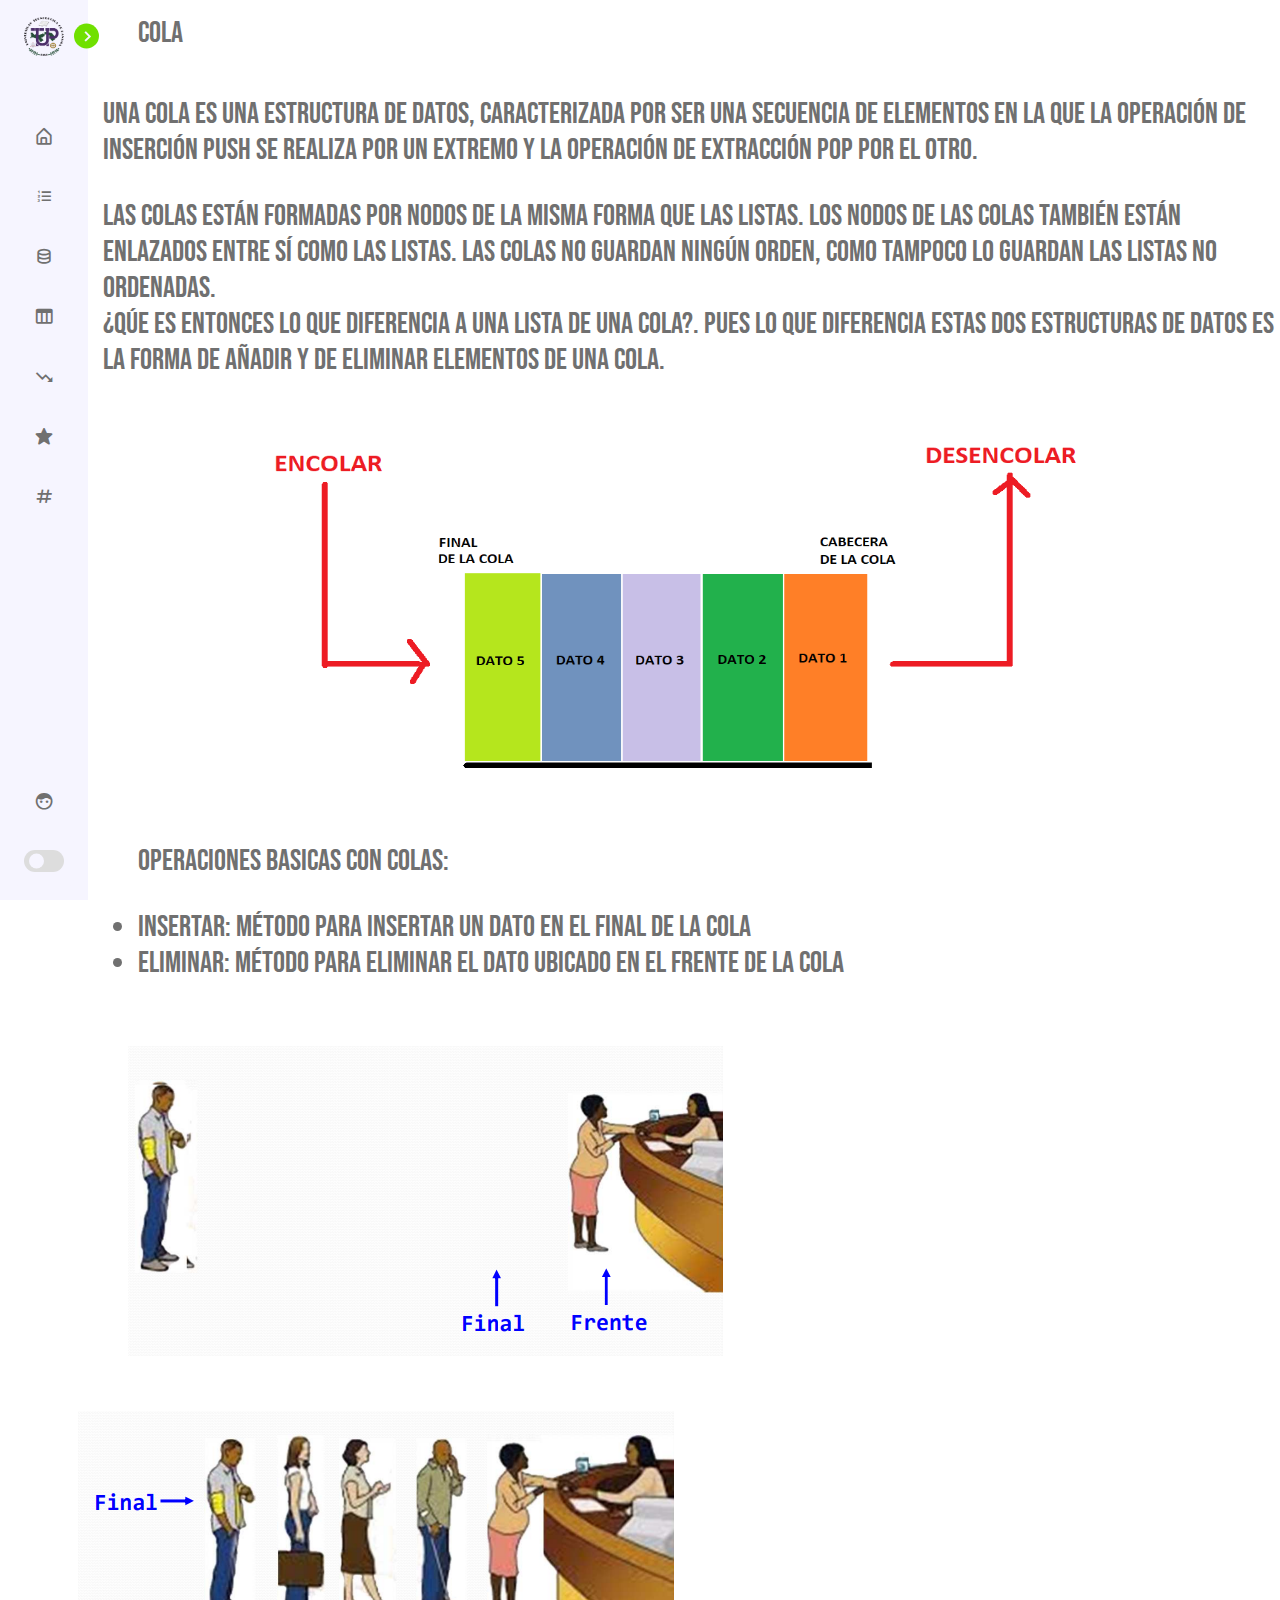
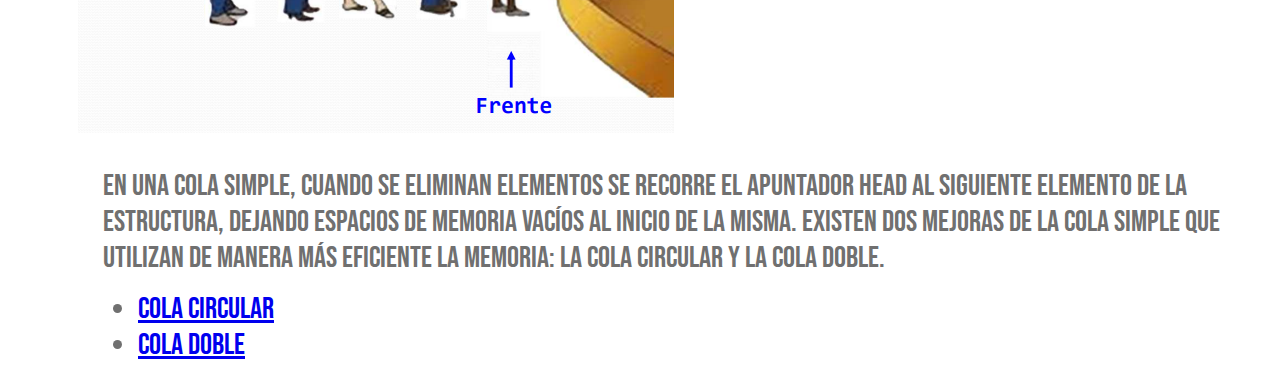
<file: colas.html>
<!DOCTYPE html>
<head>
    <meta charset="utf-8">
        <meta name="viewport" content="widht=device-width, initial-scale=1.0">
        <title>Estructura de Datos</title>
        <link rel="stylesheet" href="style.css">
        <link rel="preconnect" href="https://fonts.googleapis.com">
        <link rel="preconnect" href="https://fonts.gstatic.com" crossorigin>
        <link href="https://fonts.googleapis.com/css2?family=Bebas+Neue&display=swap" rel="stylesheet">
        <link href='https://unpkg.com/boxicons@2.1.1/css/boxicons.min.css' rel='stylesheet'>
        <link rel="shortcut icon" href="logo.png">

    </head>
    <body>
        <nav class="sdb close">
            <header>
                <div class="texto-img">
                    <span class="image"><a href="index.html"><img src="logo.png" alt=""></a></span>
    
                    <div class="texto logo">
                        <span class="titulo">Estructura</span>
                        <span class="subtitulo">De Datos</span>
                    </div>
                </div>
                <i class='bx bx-chevron-right toggle'></i>
            </header>
    
            <div class="barra-menu">
                <div class="menu">
                    <ul class="menu-links">
                        <li class="nav-link">
                            <a href="index.html"><i class='bx bx-home-alt icon' ></i><span class="texto nav-text">Inicio</span></a>
                        </li>
    
                        <li class="nav-link">
                            <a href="listas.html"><i class='bx bx-list-ol icon' ></i><span class="texto nav-text">Listas</span></a>
                        </li>
    
                        <li class="nav-link">
                            <a href="pilas.html"><i class='bx bx-data icon'></i><span class="texto nav-text">Pilas</span></a>
                        </li>
    
                        <li class="nav-link">
                            <a href="colas.html"><i class='bx bx-columns icon'></i><span class="texto nav-text">Colas</span></a>
                        </li>

                        <li class="nav-link">
                            <a href="arboles.html"><i class='bx bx-trending-down icon' ></i><span class="texto nav-text">Arboles</span>
                            </a>
                        </li>

                        <li class="nav-link">
                            <a href="grafos.html"><i class='bx bxs-star icon' ></i><span class="texto nav-text">Grafos</span></a>
                        </li>
                        <li class="nav-link">
                            <a href="tablah.html"><i class='bx bx-hash icon'></i><span class="texto nav-text">Tabla Hash</span>
                            </a>
                        </li>
                        
                    </ul>
                </div>
    
                <div class="bottom-content">
                    <li class="">
                        <a href="creador.html"><i class='bx bxs-face icon' ></i><span class="texto nav-text">Creador</span></a>
                    </li>

                    <li class="mode">
                        <div class="sun-moon">
                            <i class='bx bx-moon icon moon'></i>
                            <i class='bx bx-sun icon sun'></i>
                        </div>
                        <span class="mode-text texto">Dark mode</span>
                        <div class="toggle-switch">
                            <span class="switch" onclick="DarkMode()"></span>
                        </div>
                    </li>
                    
                </div>
            </div>
    
        </nav>
        <section class="home">
            <div class="texto">Cola</div>
            <p class="texto-home m">Una cola es una estructura de datos, caracterizada por ser una secuencia de elementos en la que la operación de inserción push se realiza por un extremo y la operación de extracción pop por el otro. </p>
            
            <p class="texto-home m">Las colas están formadas por nodos de la misma forma que las listas. Los nodos de las colas también están enlazados entre sí como las listas. Las colas no guardan ningún orden, como tampoco lo guardan las listas no ordenadas.<br>¿Qúe es entonces lo que diferencia a una lista de una cola?. Pues lo que diferencia estas dos estructuras de datos es la forma de añadir y de eliminar elementos de una cola.</p>
            <div>
                <img class="home-img cola" src="cola.png" alt="">
            </div>
            <div class="texto">Operaciones basicas con colas:</div>
           <ul class="body-listas">
            <li>Insertar: Método para insertar un dato en el final de la cola</li>
            <li>Eliminar: Método para eliminar el dato ubicado en el frente de la cola</li>
           </ul>
           <div id="sds">
            <img class="colas" src="insertar.png" alt="">
            <img class="colas1" src="eliminiar.png" alt="">
        </div>
            <p class="texto-home m">En una cola simple, cuando se eliminan elementos se recorre el apuntador HEAD al siguiente elemento de la estructura, dejando espacios de memoria vacíos al inicio de la misma. Existen dos mejoras de la cola simple que utilizan de manera más eficiente la memoria: la cola circular y la cola doble.</p>
            <ul class="body-listas">
                <li><a href="colacircular.html">Cola circular</a></li>
                <li><a href="coladoble.html">Cola Doble</a></li>
            </ul>
        </section>
        <script src="main.js" ></script>

    
    </body>
    </html>
</file>
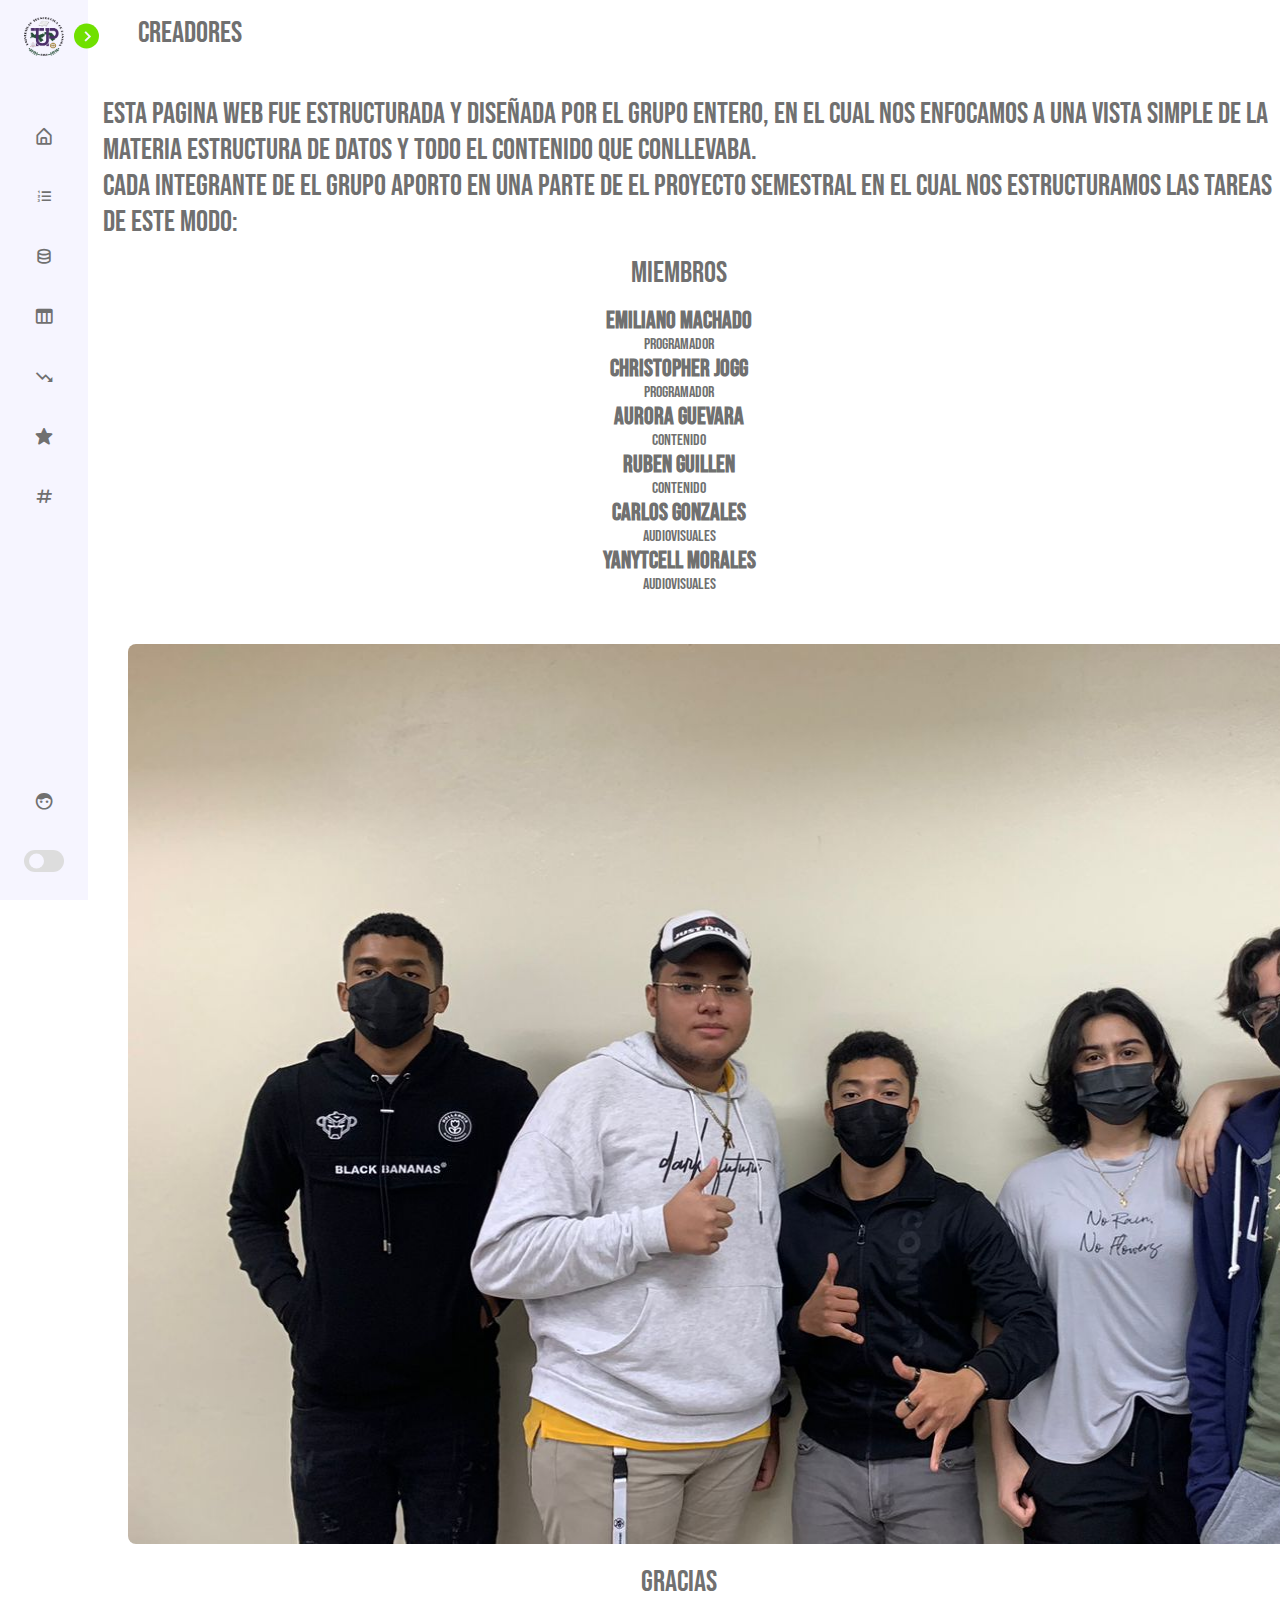
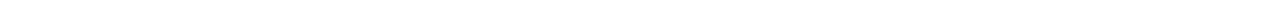
<file: creador.html>
<!DOCTYPE html>
<head>
    <meta charset="utf-8">
        <meta name="viewport" content="widht=device-width, initial-scale=1.0">
        <title>Estructura de Datos</title>
        <link rel="stylesheet" href="style.css">
        <link rel="preconnect" href="https://fonts.googleapis.com">
        <link rel="preconnect" href="https://fonts.gstatic.com" crossorigin>
        <link href="https://fonts.googleapis.com/css2?family=Bebas+Neue&display=swap" rel="stylesheet">
        <link href='https://unpkg.com/boxicons@2.1.1/css/boxicons.min.css' rel='stylesheet'>
        <link rel="shortcut icon" href="logo.png">

    </head>
    <body>
        <nav class="sdb close">
            <header>
                <div class="texto-img">
                    <span class="image"><a href="index.html"><img src="logo.png" alt=""></a></span>
    
                    <div class="texto logo">
                        <span class="titulo">Estructura</span>
                        <span class="subtitulo">De Datos</span>
                    </div>
                </div>
                <i class='bx bx-chevron-right toggle'></i>
            </header>
    
            <div class="barra-menu">
                <div class="menu">
                    <ul class="menu-links">
                        <li class="nav-link">
                            <a href="index.html"><i class='bx bx-home-alt icon' ></i><span class="texto nav-text">Inicio</span></a>
                        </li>
    
                        <li class="nav-link">
                            <a href="listas.html"><i class='bx bx-list-ol icon' ></i><span class="texto nav-text">Listas</span></a>
                        </li>
    
                        <li class="nav-link">
                            <a href="pilas.html"><i class='bx bx-data icon'></i><span class="texto nav-text">Pilas</span></a>
                        </li>
    
                        <li class="nav-link">
                            <a href="colas.html"><i class='bx bx-columns icon'></i><span class="texto nav-text">Colas</span></a>
                        </li>

                        <li class="nav-link">
                            <a href="arboles.html"><i class='bx bx-trending-down icon' ></i><span class="texto nav-text">Arboles</span>
                            </a>
                        </li>

                        <li class="nav-link">
                            <a href="grafos.html"><i class='bx bxs-star icon' ></i><span class="texto nav-text">Grafos</span></a>
                        </li>
                        <li class="nav-link">
                            <a href="tablah.html"><i class='bx bx-hash icon'></i><span class="texto nav-text">Tabla Hash</span>
                            </a>
                        </li>
                        
                    </ul>
                </div>
    
                <div class="bottom-content">
                    <li class="">
                        <a href="creador.html"><i class='bx bxs-face icon' ></i><span class="texto nav-text">Creador</span></a>
                    </li>

                    <li class="mode">
                        <div class="sun-moon">
                            <i class='bx bx-moon icon moon'></i>
                            <i class='bx bx-sun icon sun'></i>
                        </div>
                        <span class="mode-text texto">Dark mode</span>
                        <div class="toggle-switch">
                            <span class="switch" onclick="DarkMode()"></span>
                        </div>
                    </li>
                    
                </div>
            </div>
    
        </nav>
        <section class="home">
            <div class="texto">Creadores</div>
            <p class="texto-home m">Esta pagina web fue estructurada y diseñada por el grupo entero, en el cual nos enfocamos a una vista simple de la materia estructura de datos y todo el contenido que conllevaba.<br>Cada integrante de el grupo aporto en una parte de el proyecto semestral en el cual nos estructuramos las tareas de este modo:</brZ></p>
            <div id="miembros">
                <div class="texto">Miembros</div>
            <div roles>
                <h2>Emiliano Machado</h2>
                <p>Programador</p>
            </div>
            <div roles>
                <h2>Christopher Jogg</h2>
                <p>Programador</p>
            </div>
            <div roles derecha>
                <h2>Aurora Guevara</h2>
                <p>contenido</p>
            </div>
            <div roles>
                <h2>Ruben Guillen</h2>
                <p>contenido</p>
            </div>
            <div roles>
                <h2>Carlos Gonzales</h2>
                <p>Audiovisuales</p>
            </div>
            <div roles>
                <h2>Yanytcell Morales</h2>
                <p>Audiovisuales</p>
            </div>
        </div>

            <img class="ftogrupal" src="fotogrupo.jpg" alt="">
            <div id="miembros" class="texto">Gracias</div>
        </section>
        <script src="main.js" ></script>

    </body>
    </html>
</file>
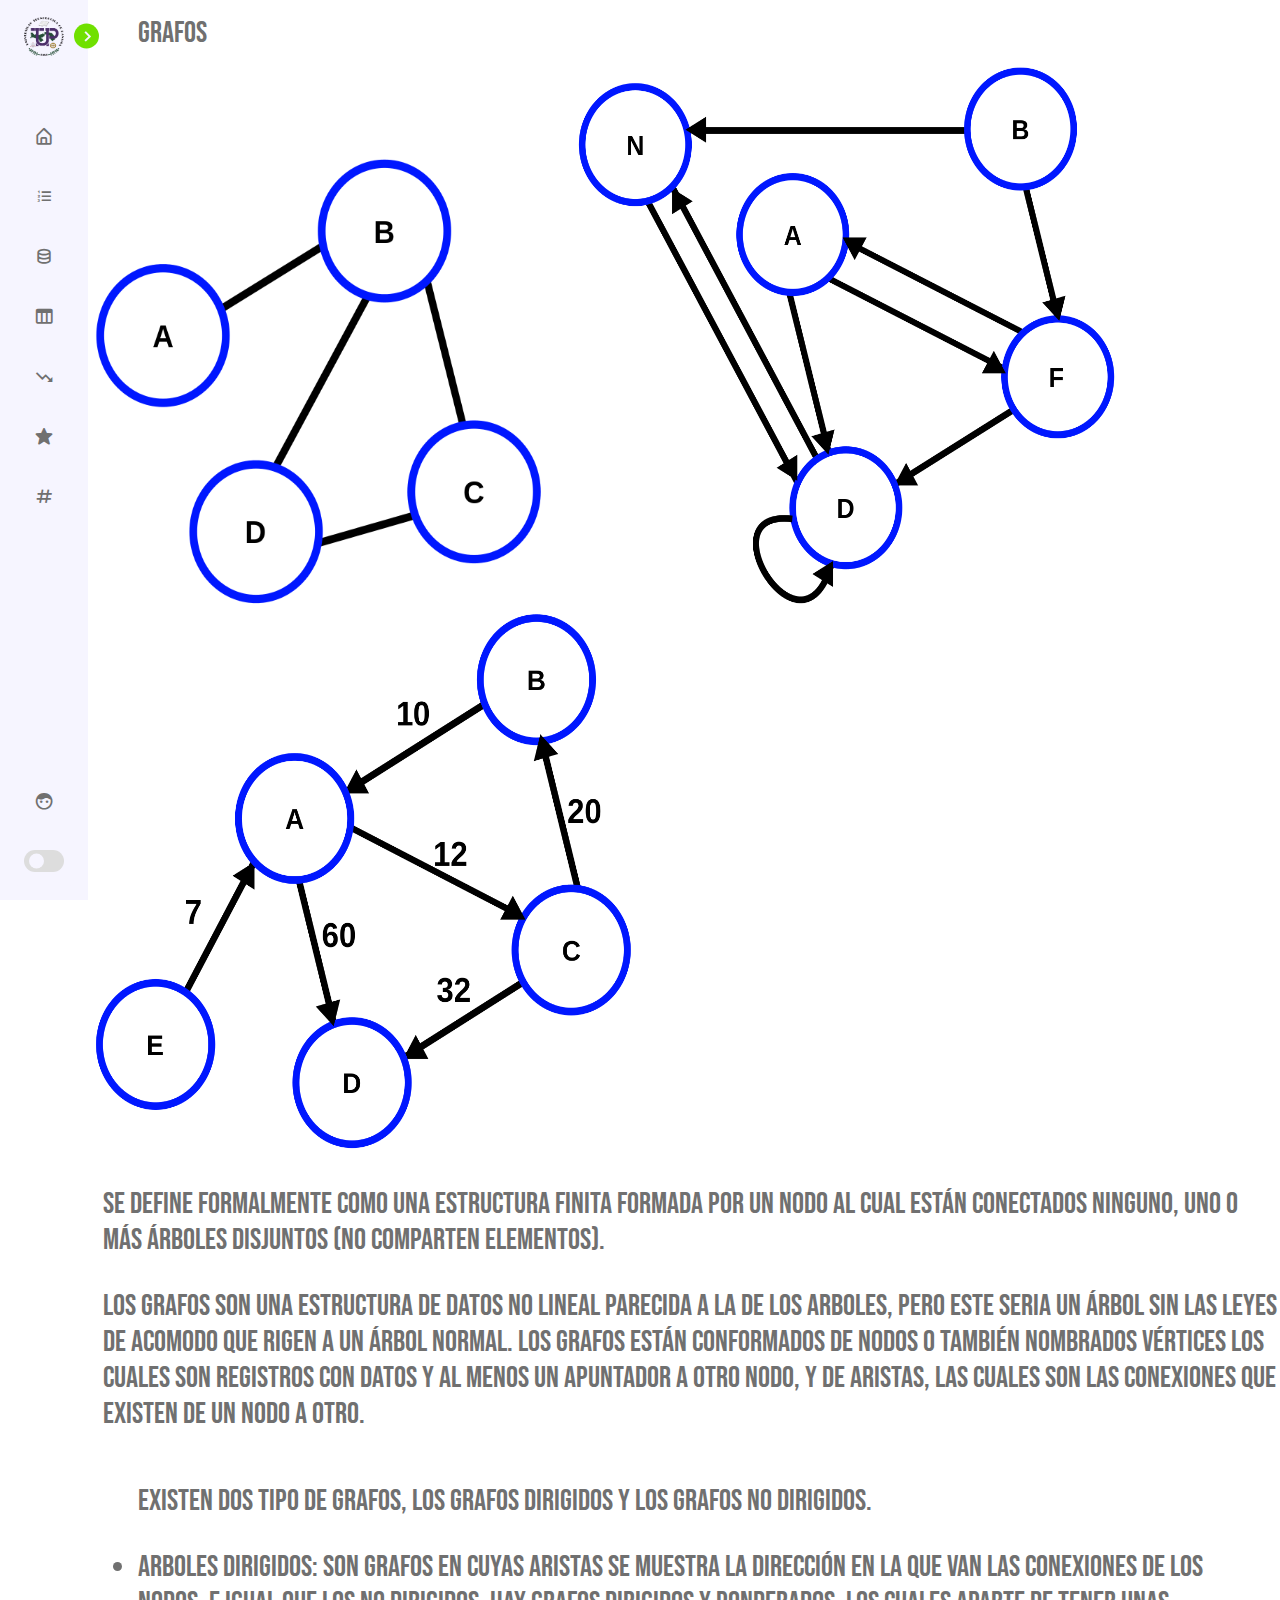
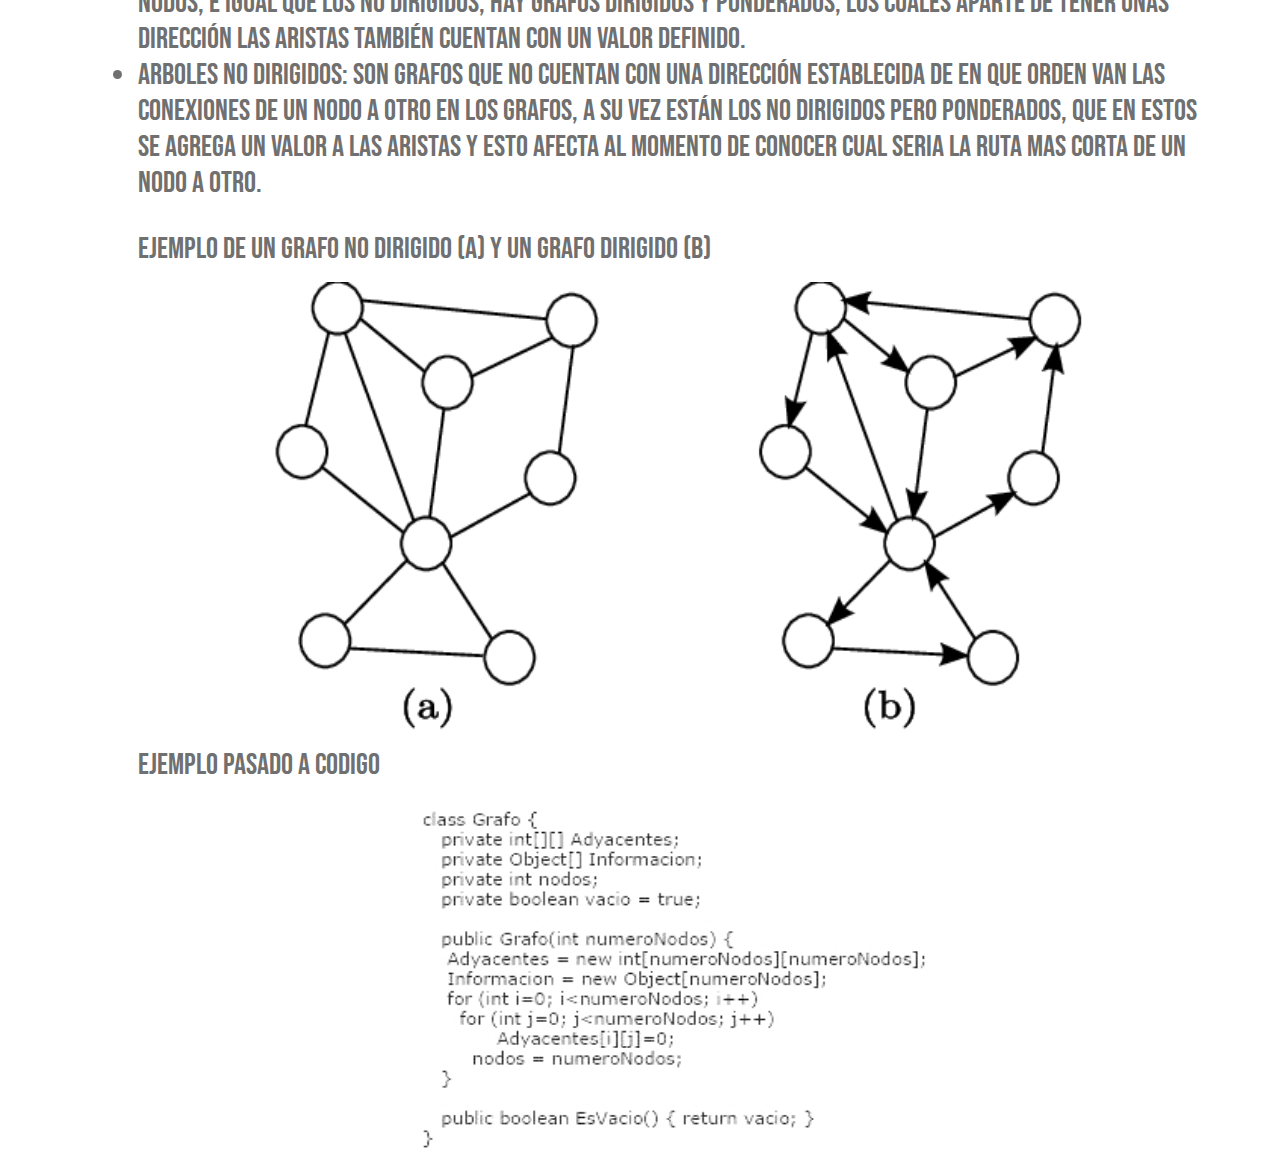
<file: grafos.html>
<!DOCTYPE html>
<head>
    <meta charset="utf-8">
        <meta name="viewport" content="widht=device-width, initial-scale=1.0">
        <title>Estructura de Datos</title>
        <link rel="stylesheet" href="style.css">
        <link rel="preconnect" href="https://fonts.googleapis.com">
        <link rel="preconnect" href="https://fonts.gstatic.com" crossorigin>
        <link href="https://fonts.googleapis.com/css2?family=Bebas+Neue&display=swap" rel="stylesheet">
        <link href='https://unpkg.com/boxicons@2.1.1/css/boxicons.min.css' rel='stylesheet'>
        <link rel="shortcut icon" href="logo.png">

    </head>
    <body>
        <nav class="sdb close">
            <header>
                <div class="texto-img">
                    <span class="image"><a href="index.html"><img src="logo.png" alt=""></a></span>
    
                    <div class="texto logo">
                        <span class="titulo">Estructura</span>
                        <span class="subtitulo">De Datos</span>
                    </div>
                </div>
                <i class='bx bx-chevron-right toggle'></i>
            </header>
    
            <div class="barra-menu">
                <div class="menu">
                    <ul class="menu-links">
                        <li class="nav-link">
                            <a href="index.html"><i class='bx bx-home-alt icon' ></i><span class="texto nav-text">Inicio</span></a>
                        </li>
    
                        <li class="nav-link">
                            <a href="listas.html"><i class='bx bx-list-ol icon' ></i><span class="texto nav-text">Listas</span></a>
                        </li>
    
                        <li class="nav-link">
                            <a href="pilas.html"><i class='bx bx-data icon'></i><span class="texto nav-text">Pilas</span></a>
                        </li>
    
                        <li class="nav-link">
                            <a href="colas.html"><i class='bx bx-columns icon'></i><span class="texto nav-text">Colas</span></a>
                        </li>

                        <li class="nav-link">
                            <a href="arboles.html"><i class='bx bx-trending-down icon' ></i><span class="texto nav-text">Arboles</span>
                            </a>
                        </li>

                        <li class="nav-link">
                            <a href="grafos.html"><i class='bx bxs-star icon' ></i><span class="texto nav-text">Grafos</span></a>
                        </li>
                        <li class="nav-link">
                            <a href="tablah.html"><i class='bx bx-hash icon'></i><span class="texto nav-text">Tabla Hash</span>
                            </a>
                        </li>
                        
                    </ul>
                </div>
    
                <div class="bottom-content">
                    <li class="">
                        <a href="creador.html"><i class='bx bxs-face icon' ></i><span class="texto nav-text">Creador</span></a>
                    </li>

                    <li class="mode">
                        <div class="sun-moon">
                            <i class='bx bx-moon icon moon'></i>
                            <i class='bx bx-sun icon sun'></i>
                        </div>
                        <span class="mode-text texto">Dark mode</span>
                        <div class="toggle-switch">
                            <span class="switch" onclick="DarkMode()"></span>
                        </div>
                    </li>
                    
                </div>
            </div>
    
        </nav>
        <section class="home">
            <div class="texto">Grafos</div>
            <div id="sds">
                <img class="grafos" src="grafoss.png" alt="">
                <img class="grafos1" src="grafoss1.png" alt="">
                <img class="grafos2" src="grafoss2.png" alt="">
            </div>
            <p class="texto-home m">Se define formalmente como una estructura finita formada por un nodo al cual están conectados ninguno, uno o más árboles disjuntos (no comparten elementos).</p>
            <p class="texto-home m">Los grafos son una estructura de datos no lineal parecida a la de los arboles, pero este seria un árbol sin las leyes de acomodo que rigen a un árbol normal. Los grafos están conformados de nodos o también nombrados vértices los cuales son registros con datos y al menos un apuntador a otro nodo, y de aristas, las cuales son las conexiones que existen de un nodo a otro.</p>
            <div class="texto"><br>Existen dos tipo de grafos, los grafos dirigidos y los grafos no dirigidos.</div>
           <ul class="body-listas">
            <li>Arboles dirigidos: Son grafos en cuyas aristas se muestra la dirección en la que van las conexiones de los nodos, e igual que los no dirigidos, hay grafos dirigidos y ponderados, los cuales aparte de tener unas dirección las aristas también cuentan con un valor definido.</li>
            <li>Arboles no dirigidos: Son grafos que no cuentan con una dirección establecida de en que orden van las conexiones de un nodo a otro en los grafos, a su vez están los no dirigidos pero ponderados, que en estos se agrega un valor a las aristas y esto afecta al momento de conocer cual seria la ruta mas corta de un nodo a otro.</li>
           </ul>
           <div class="texto">Ejemplo de un grafo no dirigido (a) y un grafo dirigido (b)</div>
           <div>
            <img class="home-img grafosdir" src="grafosdir.png" alt="">
           </div>
           <div class="texto">Ejemplo pasado a codigo</div>
            <img class="home-img codigo" src="cod60.jpg" alt="">
        </section>
        <script src="main.js" ></script>

    </body>
    </html>
</file>
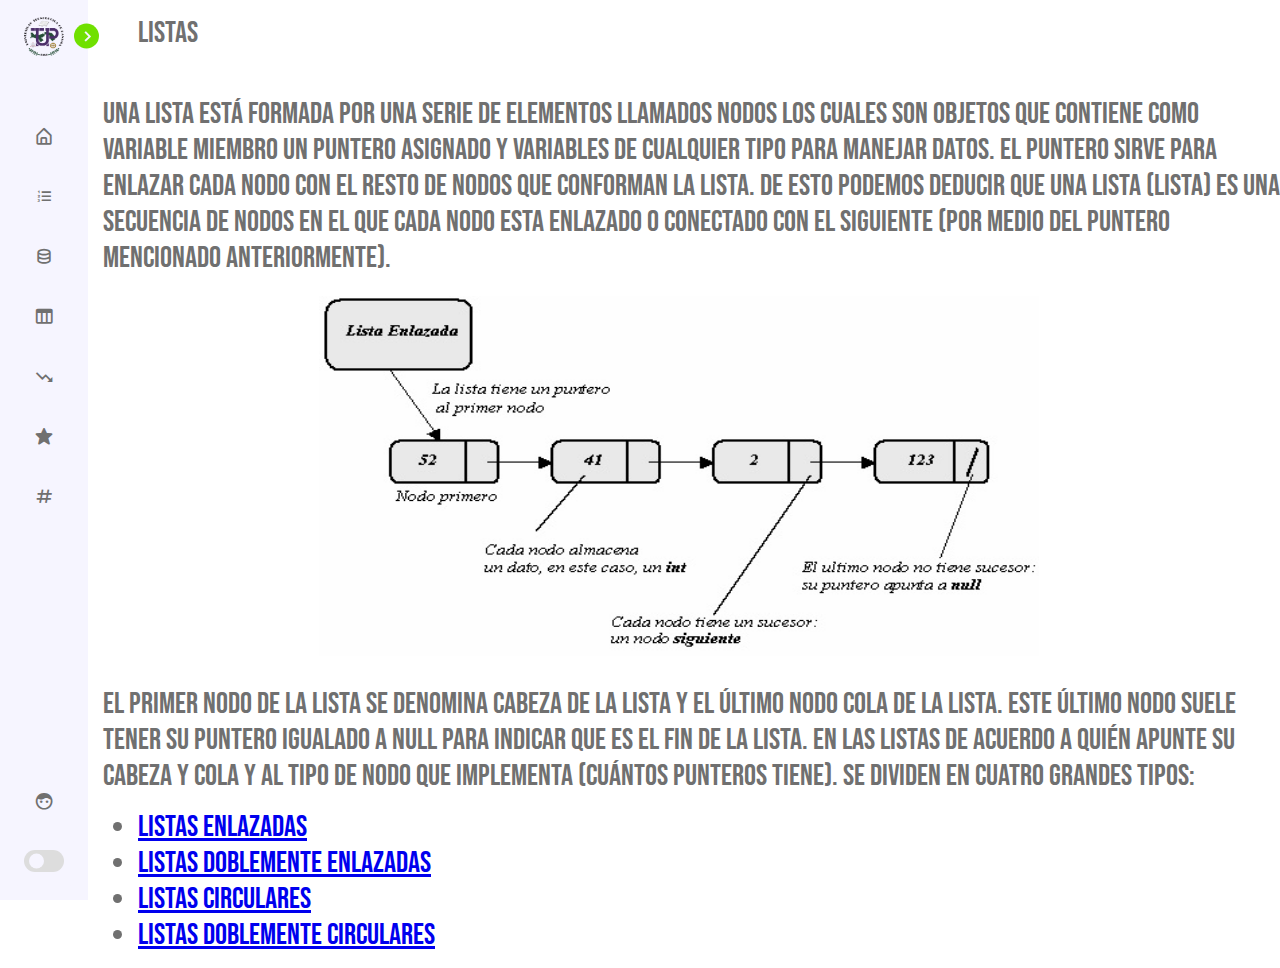
<file: listas.html>
<!DOCTYPE html>
<head>
    <meta charset="utf-8">
        <meta name="viewport" content="widht=device-width, initial-scale=1.0">
        <title>Estructura de Datos</title>
        <link rel="stylesheet" href="style.css">
        <link rel="preconnect" href="https://fonts.googleapis.com">
        <link rel="preconnect" href="https://fonts.gstatic.com" crossorigin>
        <link href="https://fonts.googleapis.com/css2?family=Bebas+Neue&display=swap" rel="stylesheet">
        <link href='https://unpkg.com/boxicons@2.1.1/css/boxicons.min.css' rel='stylesheet'>
        <link rel="shortcut icon" href="logo.png">

    </head>
    <body>
        <nav class="sdb close">
            <header>
                <div class="texto-img">
                    <span class="image"><a href="index.html"><img src="logo.png" alt=""></a></span>
    
                    <div class="texto logo">
                        <span class="titulo">Estructura</span>
                        <span class="subtitulo">De Datos</span>
                    </div>
                </div>
                <i class='bx bx-chevron-right toggle'></i>
            </header>
    
            <div class="barra-menu">
                <div class="menu">
                    <ul class="menu-links">
                        <li class="nav-link">
                            <a href="index.html"><i class='bx bx-home-alt icon' ></i><span class="texto nav-text">Inicio</span></a>
                        </li>
    
                        <li class="nav-link">
                            <a href="listas.html"><i class='bx bx-list-ol icon' ></i><span class="texto nav-text">Listas</span></a>
                        </li>
    
                        <li class="nav-link">
                            <a href="pilas.html"><i class='bx bx-data icon'></i><span class="texto nav-text">Pilas</span></a>
                        </li>
    
                        <li class="nav-link">
                            <a href="colas.html"><i class='bx bx-columns icon'></i><span class="texto nav-text">Colas</span></a>
                        </li>

                        <li class="nav-link">
                            <a href="arboles.html"><i class='bx bx-trending-down icon' ></i><span class="texto nav-text">Arboles</span>
                            </a>
                        </li>

                        <li class="nav-link">
                            <a href="grafos.html"><i class='bx bxs-star icon' ></i><span class="texto nav-text">Grafos</span></a>
                        </li>
                        <li class="nav-link">
                            <a href="tablah.html"><i class='bx bx-hash icon'></i><span class="texto nav-text">Tabla Hash</span>
                            </a>
                        </li>
                        
                    </ul>
                </div>
    
                <div class="bottom-content">
                    <li class="">
                        <a href="creador.html"><i class='bx bxs-face icon' ></i><span class="texto nav-text">Creador</span></a>
                    </li>

                    <li class="mode">
                        <div class="sun-moon">
                            <i class='bx bx-moon icon moon'></i>
                            <i class='bx bx-sun icon sun'></i>
                        </div>
                        <span class="mode-text texto">Dark mode</span>
                        <div class="toggle-switch">
                            <span class="switch" onclick="DarkMode()"></span>
                        </div>
                    </li>
                    
                </div>
            </div>
    
        </nav>

        <section class="home">
            <div class="texto">Listas</div>
            <p class="texto-home m">Una lista está formada por una serie de elementos llamados nodos los cuales son objetos que contiene como variable miembro un puntero asignado y variables de cualquier tipo para manejar datos. El puntero sirve para enlazar cada nodo con el resto de nodos que conforman la lista. De esto podemos deducir que una lista (lista) es una secuencia de nodos en el que cada nodo esta enlazado o conectado con el siguiente (por medio del puntero mencionado anteriormente).</p>
            <div>
                <img class="home-img lista" src="ed5.jpg" alt="">
            </div>
            <p class="texto-home m">El primer nodo de la lista se denomina cabeza de la lista y el último nodo cola de la lista. Este último nodo suele tener su puntero igualado a NULL Para indicar que es el fin de la lista. En las listas de acuerdo a quién apunte su cabeza y cola y al tipo de nodo que implementa (cuántos punteros tiene). se dividen en cuatro grandes tipos: </p>
            <ul class="body-listas">
                <li><a href="listasenlazadas.html">Listas Enlazadas</a></li>
                <li><a href="listasdoblementesenlaza.html">Listas Doblemente Enlazadas</a></li>
                <li><a href="listascirculares.html">Listas Circulares</a></li>
                <li><a href="listasdoblementecirculares.html">Listas Doblemente Circulares</a></li>
            </ul>
        </section>
        <script src="main.js" ></script>

    </body>
    </html>
</file>
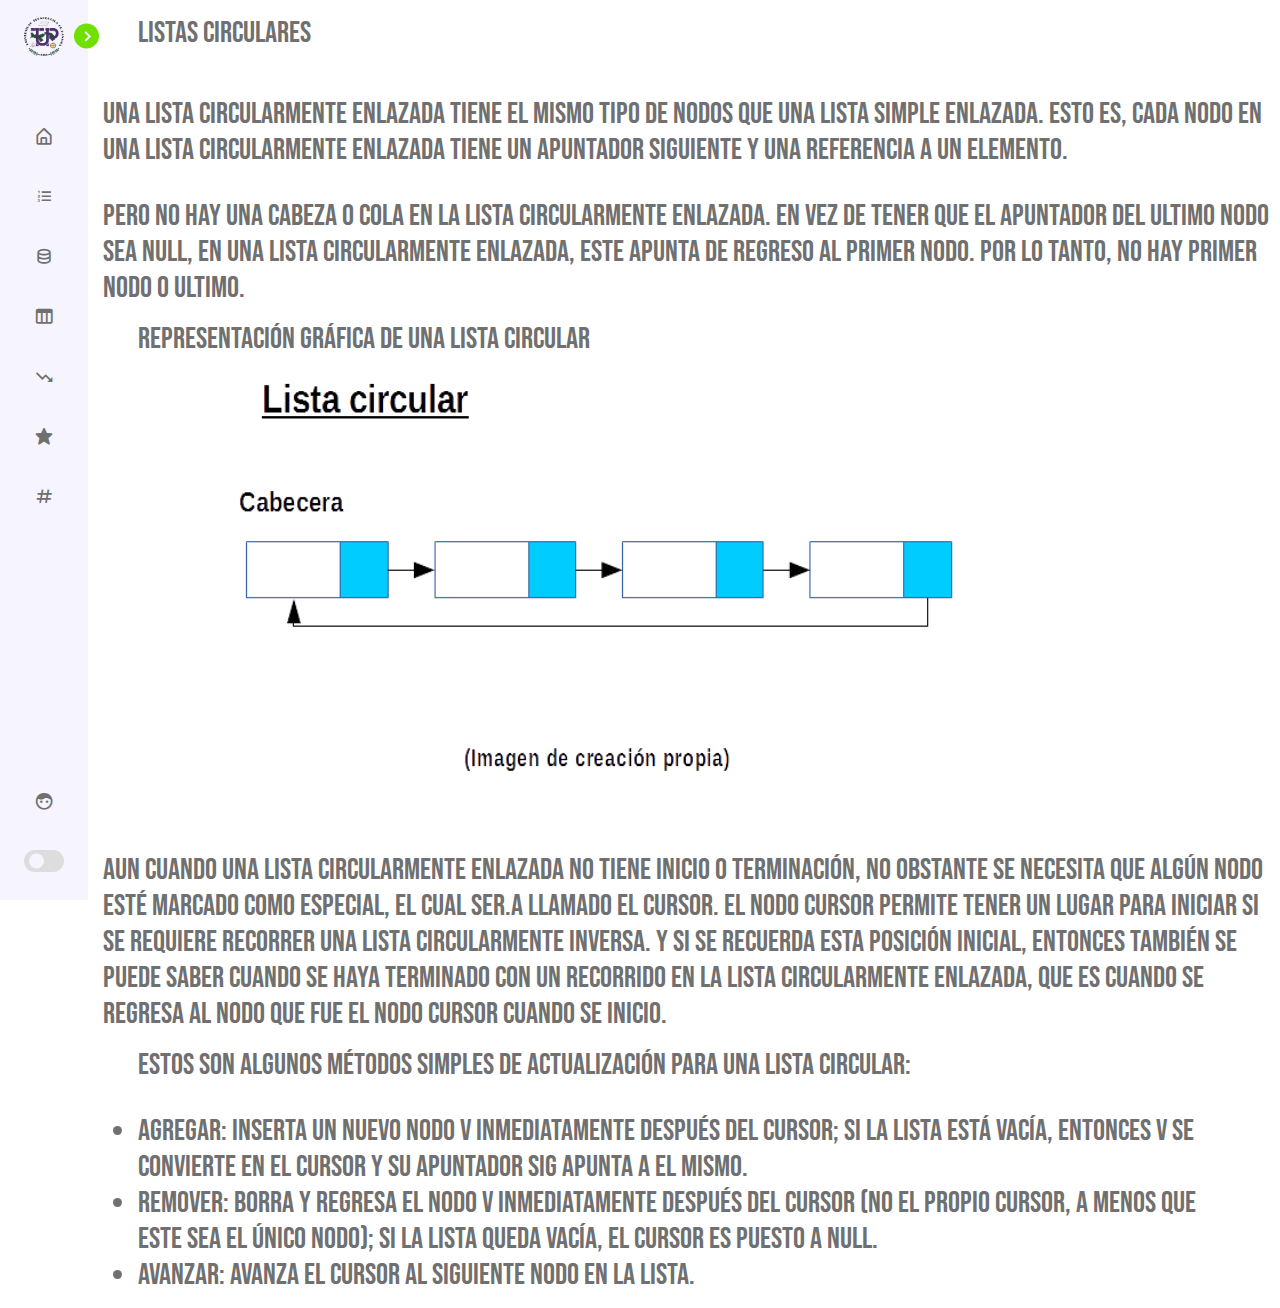
<file: listascirculares.html>
<!DOCTYPE html>
<head>
    <meta charset="utf-8">
        <meta name="viewport" content="widht=device-width, initial-scale=1.0">
        <title>Estructura de Datos</title>
        <link rel="stylesheet" href="style.css">
        <link rel="preconnect" href="https://fonts.googleapis.com">
        <link rel="preconnect" href="https://fonts.gstatic.com" crossorigin>
        <link href="https://fonts.googleapis.com/css2?family=Bebas+Neue&display=swap" rel="stylesheet">
        <link href='https://unpkg.com/boxicons@2.1.1/css/boxicons.min.css' rel='stylesheet'>
        <link rel="shortcut icon" href="logo.png">

    </head>
    <body>
        <nav class="sdb close">
            <header>
                <div class="texto-img">
                    <span class="image"><a href="index.html"><img src="logo.png" alt=""></a></span>
    
                    <div class="texto logo">
                        <span class="titulo">Estructura</span>
                        <span class="subtitulo">De Datos</span>
                    </div>
                </div>
                <i class='bx bx-chevron-right toggle'></i>
            </header>
    
            <div class="barra-menu">
                <div class="menu">
                    <ul class="menu-links">
                        <li class="nav-link">
                            <a href="index.html"><i class='bx bx-home-alt icon' ></i><span class="texto nav-text">Inicio</span></a>
                        </li>
    
                        <li class="nav-link">
                            <a href="listas.html"><i class='bx bx-list-ol icon' ></i><span class="texto nav-text">Listas</span></a>
                        </li>
    
                        <li class="nav-link">
                            <a href="pilas.html"><i class='bx bx-data icon'></i><span class="texto nav-text">Pilas</span></a>
                        </li>
    
                        <li class="nav-link">
                            <a href="colas.html"><i class='bx bx-columns icon'></i><span class="texto nav-text">Colas</span></a>
                        </li>

                        <li class="nav-link">
                            <a href="arboles.html"><i class='bx bx-trending-down icon' ></i><span class="texto nav-text">Arboles</span>
                            </a>
                        </li>

                        <li class="nav-link">
                            <a href="grafos.html"><i class='bx bxs-star icon' ></i><span class="texto nav-text">Grafos</span></a>
                        </li>
                        <li class="nav-link">
                            <a href="tablah.html"><i class='bx bx-hash icon'></i><span class="texto nav-text">Tabla Hash</span>
                            </a>
                        </li>
                        
                    </ul>
                </div>
    
                <div class="bottom-content">
                    <li class="">
                        <a href="creador.html"><i class='bx bxs-face icon' ></i><span class="texto nav-text">Creador</span></a>
                    </li>

                    <li class="mode">
                        <div class="sun-moon">
                            <i class='bx bx-moon icon moon'></i>
                            <i class='bx bx-sun icon sun'></i>
                        </div>
                        <span class="mode-text texto">Dark mode</span>
                        <div class="toggle-switch">
                            <span class="switch" onclick="DarkMode()"></span>
                        </div>
                    </li>
                    
                </div>
            </div>
    
        </nav>

        <section class="home">
            <div class="texto">Listas Circulares</div>
            <p class="texto-home m">Una lista circularmente enlazada tiene el mismo tipo de nodos que una lista simple enlazada. Esto es, cada nodo en una lista circularmente enlazada tiene un apuntador siguiente y una referencia a un elemento.</p>
            <p class="texto-home m">Pero no hay una cabeza o cola en la lista circularmente enlazada. En vez de tener que el apuntador del ultimo nodo sea null, en una lista circularmente enlazada, este apunta de regreso al primer nodo. Por lo tanto, no hay primer nodo o ultimo.</p>
            <div class="texto">Representación gráfica de una lista circular</div>
            <div>
                <img class="home-img circular" src="ListaCircular.png" alt="">
            </div>
            <p class="texto-home m">Aun cuando una lista circularmente enlazada no tiene inicio o terminación, no obstante se necesita que algún nodo esté marcado como especial, el cual ser.a llamado el cursor. El nodo cursor permite tener un lugar para iniciar si se requiere recorrer una lista circularmente inversa. Y si se recuerda esta posición inicial, entonces también se puede saber cuando se haya terminado con un recorrido en la lista circularmente enlazada, que es cuando se regresa al nodo que fue el nodo cursor cuando se inicio.</p>
            <div class="texto">Estos son algunos métodos simples de actualización para una lista circular:</div>
            <ul class="body-listas">
                <li>Agregar: Inserta un nuevo nodo v inmediatamente después del cursor; si la lista está vacía, entonces v se convierte en el cursor y su apuntador sig apunta a el mismo.</li>
                <li>Remover: Borra y regresa el nodo v inmediatamente después del cursor (no el propio cursor, a menos que este sea el único nodo); si la lista queda vacía, el cursor es puesto a null.</li>
                <li>Avanzar: Avanza el cursor al siguiente nodo en la lista.</li>
            </ul>
        </section>
        <script src="main.js" ></script>

    </body>
    </html>
</file>
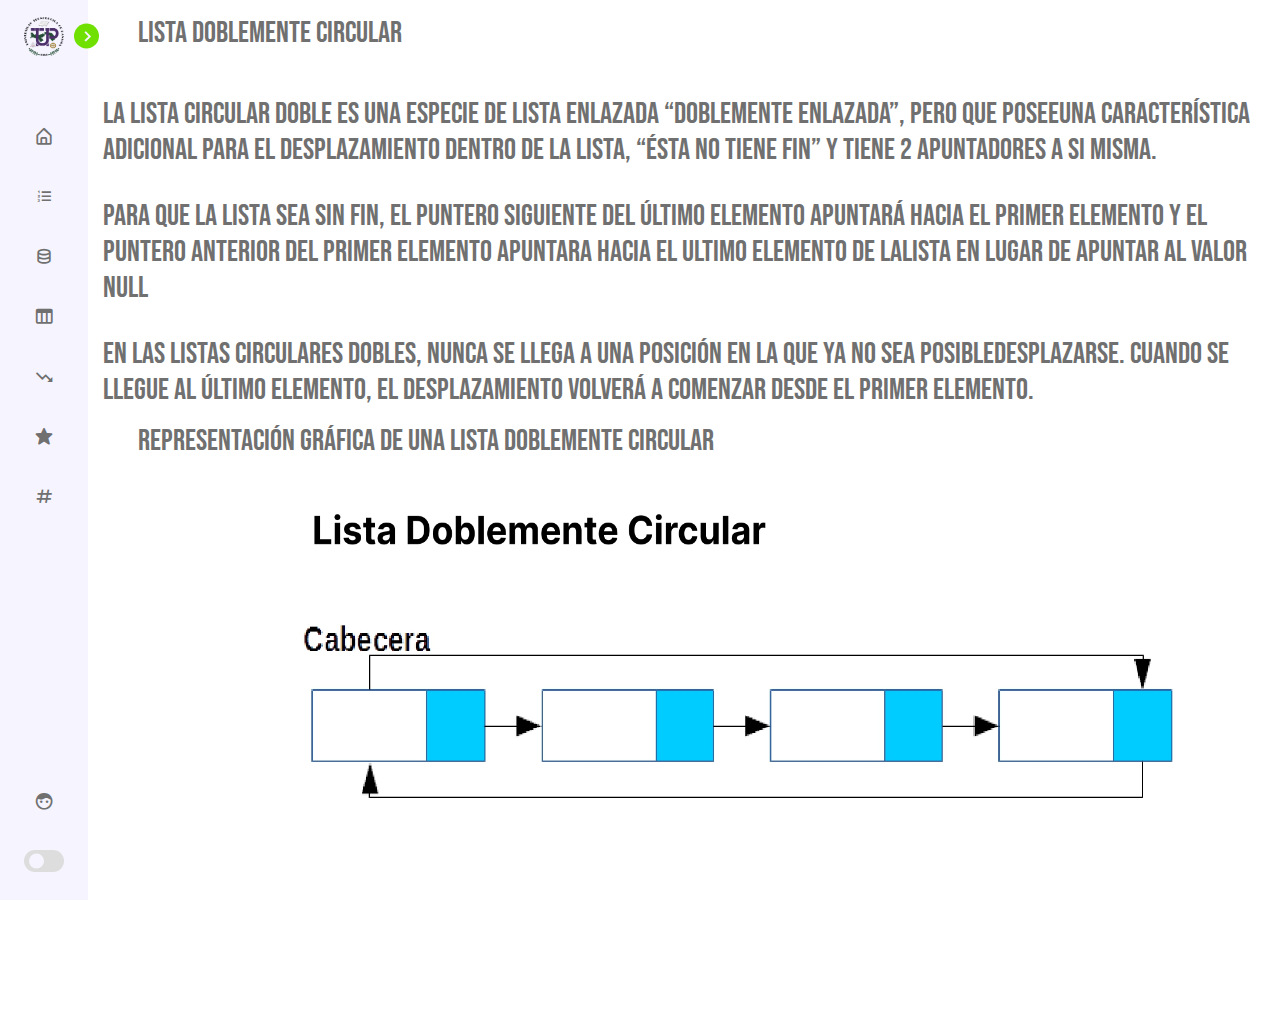
<file: listasdoblementecirculares.html>
<!DOCTYPE html>
<head>
    <meta charset="utf-8">
        <meta name="viewport" content="widht=device-width, initial-scale=1.0">
        <title>Estructura de Datos</title>
        <link rel="stylesheet" href="style.css">
        <link rel="preconnect" href="https://fonts.googleapis.com">
        <link rel="preconnect" href="https://fonts.gstatic.com" crossorigin>
        <link href="https://fonts.googleapis.com/css2?family=Bebas+Neue&display=swap" rel="stylesheet">
        <link href='https://unpkg.com/boxicons@2.1.1/css/boxicons.min.css' rel='stylesheet'>
        <link rel="shortcut icon" href="logo.png">

    </head>
    <body>
        <nav class="sdb close">
            <header>
                <div class="texto-img">
                    <span class="image"><a href="index.html"><img src="logo.png" alt=""></a></span>
    
                    <div class="texto logo">
                        <span class="titulo">Estructura</span>
                        <span class="subtitulo">De Datos</span>
                    </div>
                </div>
                <i class='bx bx-chevron-right toggle'></i>
            </header>
    
            <div class="barra-menu">
                <div class="menu">
                    <ul class="menu-links">
                        <li class="nav-link">
                            <a href="index.html"><i class='bx bx-home-alt icon' ></i><span class="texto nav-text">Inicio</span></a>
                        </li>
    
                        <li class="nav-link">
                            <a href="listas.html"><i class='bx bx-list-ol icon' ></i><span class="texto nav-text">Listas</span></a>
                        </li>
    
                        <li class="nav-link">
                            <a href="pilas.html"><i class='bx bx-data icon'></i><span class="texto nav-text">Pilas</span></a>
                        </li>
    
                        <li class="nav-link">
                            <a href="colas.html"><i class='bx bx-columns icon'></i><span class="texto nav-text">Colas</span></a>
                        </li>

                        <li class="nav-link">
                            <a href="arboles.html"><i class='bx bx-trending-down icon' ></i><span class="texto nav-text">Arboles</span>
                            </a>
                        </li>

                        <li class="nav-link">
                            <a href="grafos.html"><i class='bx bxs-star icon' ></i><span class="texto nav-text">Grafos</span></a>
                        </li>
                        <li class="nav-link">
                            <a href="tablah.html"><i class='bx bx-hash icon'></i><span class="texto nav-text">Tabla Hash</span>
                            </a>
                        </li>
                        
                    </ul>
                </div>
    
                <div class="bottom-content">
                    <li class="">
                        <a href="creador.html"><i class='bx bxs-face icon' ></i><span class="texto nav-text">Creador</span></a>
                    </li>

                    <li class="mode">
                        <div class="sun-moon">
                            <i class='bx bx-moon icon moon'></i>
                            <i class='bx bx-sun icon sun'></i>
                        </div>
                        <span class="mode-text texto">Dark mode</span>
                        <div class="toggle-switch">
                            <span class="switch" onclick="DarkMode()"></span>
                        </div>
                    </li>
                    
                </div>
            </div>
    
        </nav>
        <section class="home">
            <div class="texto">Lista Doblemente Circular</div>
            <p class="texto-home m">La lista circular doble es una especie de lista enlazada
                “doblemente enlazada”, pero que poseeuna característica adicional para el desplazamiento dentro de la lista, “ésta no tiene fin” y tiene 2 apuntadores a si misma.</p>
            <p class="texto-home m">Para que la lista sea sin fin, el puntero siguiente del último elemento apuntará hacia el primer elemento y el puntero anterior del primer elemento apuntara hacia el ultimo elemento de lalista en lugar de apuntar al valor NULL</p>
            
            <p class="texto-home m">En las listas circulares dobles, nunca se llega a una posición en la que ya no sea posibledesplazarse. Cuando se llegue al último elemento, el desplazamiento volverá a comenzar desde el primer elemento.</p>
            <div class="texto">Representación gráfica de una lista doblemente circular</div>
            <div>
                <img class="home-img doblecircular" src="listasdoblementecircular.jpg" alt="">
            </div>
        </section>
        <script src="main.js" ></script>
    </body>
    </html>
</file>
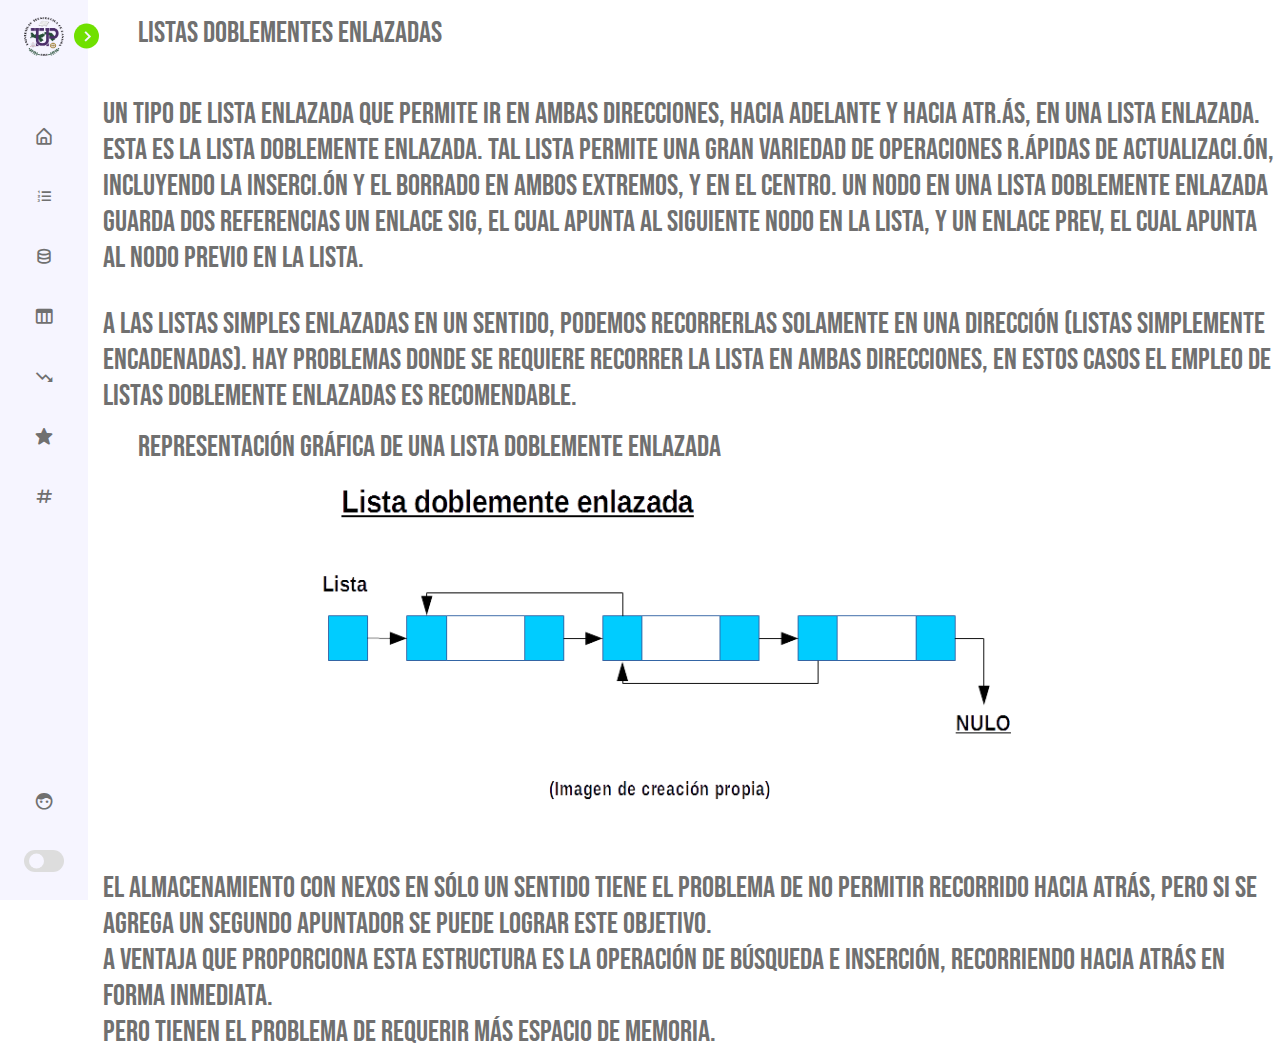
<file: listasdoblementesenlaza.html>
<!DOCTYPE html>
<head>
    <meta charset="utf-8">
        <meta name="viewport" content="widht=device-width, initial-scale=1.0">
        <title>Estructura de Datos</title>
        <link rel="stylesheet" href="style.css">
        <link rel="preconnect" href="https://fonts.googleapis.com">
        <link rel="preconnect" href="https://fonts.gstatic.com" crossorigin>
        <link href="https://fonts.googleapis.com/css2?family=Bebas+Neue&display=swap" rel="stylesheet">
        <link href='https://unpkg.com/boxicons@2.1.1/css/boxicons.min.css' rel='stylesheet'>
        <link rel="shortcut icon" href="logo.png">

    </head>
    <body>
        <nav class="sdb close">
            <header>
                <div class="texto-img">
                    <span class="image"><a href="index.html"><img src="logo.png" alt=""></a></span>
    
                    <div class="texto logo">
                        <span class="titulo">Estructura</span>
                        <span class="subtitulo">De Datos</span>
                    </div>
                </div>
                <i class='bx bx-chevron-right toggle'></i>
            </header>
    
            <div class="barra-menu">
                <div class="menu">
                    <ul class="menu-links">
                        <li class="nav-link">
                            <a href="index.html"><i class='bx bx-home-alt icon' ></i><span class="texto nav-text">Inicio</span></a>
                        </li>
    
                        <li class="nav-link">
                            <a href="listas.html"><i class='bx bx-list-ol icon' ></i><span class="texto nav-text">Listas</span></a>
                        </li>
    
                        <li class="nav-link">
                            <a href="pilas.html"><i class='bx bx-data icon'></i><span class="texto nav-text">Pilas</span></a>
                        </li>
    
                        <li class="nav-link">
                            <a href="colas.html"><i class='bx bx-columns icon'></i><span class="texto nav-text">Colas</span></a>
                        </li>

                        <li class="nav-link">
                            <a href="arboles.html"><i class='bx bx-trending-down icon' ></i><span class="texto nav-text">Arboles</span>
                            </a>
                        </li>

                        <li class="nav-link">
                            <a href="grafos.html"><i class='bx bxs-star icon' ></i><span class="texto nav-text">Grafos</span></a>
                        </li>
                        <li class="nav-link">
                            <a href="tablah.html"><i class='bx bx-hash icon'></i><span class="texto nav-text">Tabla Hash</span>
                            </a>
                        </li>
                        
                    </ul>
                </div>
    
                <div class="bottom-content">
                    <li class="">
                        <a href="creador.html"><i class='bx bxs-face icon' ></i><span class="texto nav-text">Creador</span></a>
                    </li>

                    <li class="mode">
                        <div class="sun-moon">
                            <i class='bx bx-moon icon moon'></i>
                            <i class='bx bx-sun icon sun'></i>
                        </div>
                        <span class="mode-text texto">Dark mode</span>
                        <div class="toggle-switch">
                            <span class="switch" onclick="DarkMode()"></span>
                        </div>
                    </li>
                    
                </div>
            </div>
    
        </nav>
        <section class="home">
            <div class="texto">Listas Doblementes Enlazadas</div>
            <p class="texto-home m">Un tipo de lista enlazada que permite ir en ambas direcciones, hacia adelante y hacia atr.ás, en una lista enlazada. Esta es la lista doblemente enlazada. Tal lista permite una gran variedad de operaciones r.ápidas de actualizaci.ón, incluyendo la inserci.ón y el borrado en ambos extremos, y en el centro. Un nodo en una lista doblemente enlazada guarda dos referencias un enlace sig, el cual apunta al siguiente nodo en la lista, y un enlace prev, el cual apunta al nodo previo en la lista.</p>
            <p class="texto-home m">A las listas simples enlazadas en un sentido, podemos recorrerlas solamente en una dirección (Listas simplemente encadenadas). Hay problemas donde se requiere recorrer la lista en ambas direcciones, en estos casos el empleo de listas doblemente enlazadas es recomendable.
            </p>
            <div class="texto">Representación gráfica de una lista doblemente enlazada</div>
            <div>
                <img class="home-img enlazadas" src="ListaDoblementeEnlazada.png" alt="">
            </div>
            <p class="texto-home m">El almacenamiento con nexos en sólo un sentido tiene el problema de no permitir recorrido hacia atrás, pero si se agrega un segundo apuntador se puede lograr este objetivo.<br>a ventaja que proporciona esta estructura es la operación de búsqueda e inserción, recorriendo hacia atrás en forma inmediata.<br>Pero tienen el problema de requerir más espacio de memoria.</p>
        </section>
        <script src="main.js" ></script>
    </body>
    </html>
</file>
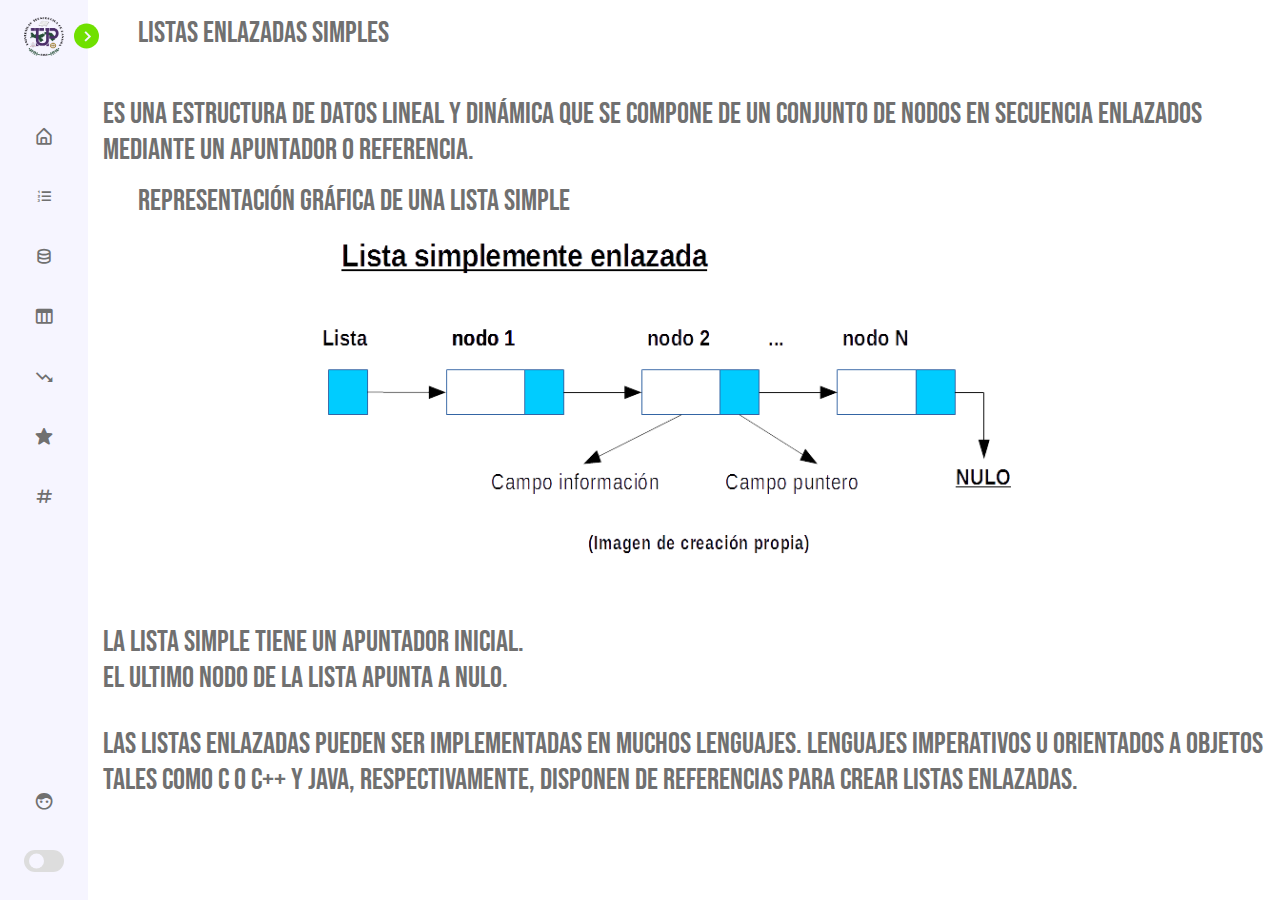
<file: listasenlazadas.html>
<!DOCTYPE html>
<head>
    <meta charset="utf-8">
        <meta name="viewport" content="widht=device-width, initial-scale=1.0">
        <title>Estructura de Datos</title>
        <link rel="stylesheet" href="style.css">
        <link rel="preconnect" href="https://fonts.googleapis.com">
        <link rel="preconnect" href="https://fonts.gstatic.com" crossorigin>
        <link href="https://fonts.googleapis.com/css2?family=Bebas+Neue&display=swap" rel="stylesheet">
        <link href='https://unpkg.com/boxicons@2.1.1/css/boxicons.min.css' rel='stylesheet'>
        <link rel="shortcut icon" href="logo.png">

    </head>
    <body>
        <nav class="sdb close">
            <header>
                <div class="texto-img">
                    <span class="image"><a href="index.html"><img src="logo.png" alt=""></a></span>
    
                    <div class="texto logo">
                        <span class="titulo">Estructura</span>
                        <span class="subtitulo">De Datos</span>
                    </div>
                </div>
                <i class='bx bx-chevron-right toggle'></i>
            </header>
    
            <div class="barra-menu">
                <div class="menu">
                    <ul class="menu-links">
                        <li class="nav-link">
                            <a href="index.html"><i class='bx bx-home-alt icon' ></i><span class="texto nav-text">Inicio</span></a>
                        </li>
    
                        <li class="nav-link">
                            <a href="listas.html"><i class='bx bx-list-ol icon' ></i><span class="texto nav-text">Listas</span></a>
                        </li>
    
                        <li class="nav-link">
                            <a href="pilas.html"><i class='bx bx-data icon'></i><span class="texto nav-text">Pilas</span></a>
                        </li>
    
                        <li class="nav-link">
                            <a href="colas.html"><i class='bx bx-columns icon'></i><span class="texto nav-text">Colas</span></a>
                        </li>

                        <li class="nav-link">
                            <a href="arboles.html"><i class='bx bx-trending-down icon' ></i><span class="texto nav-text">Arboles</span>
                            </a>
                        </li>

                        <li class="nav-link">
                            <a href="grafos.html"><i class='bx bxs-star icon' ></i><span class="texto nav-text">Grafos</span></a>
                        </li>
                        <li class="nav-link">
                            <a href="tablah.html"><i class='bx bx-hash icon'></i><span class="texto nav-text">Tabla Hash</span>
                            </a>
                        </li>
                        
                    </ul>
                </div>
    
                <div class="bottom-content">
                    <li class="">
                        <a href="creador.html"><i class='bx bxs-face icon' ></i><span class="texto nav-text">Creador</span></a>
                    </li>

                    <li class="mode">
                        <div class="sun-moon">
                            <i class='bx bx-moon icon moon'></i>
                            <i class='bx bx-sun icon sun'></i>
                        </div>
                        <span class="mode-text texto">Dark mode</span>
                        <div class="toggle-switch">
                            <span class="switch" onclick="DarkMode()"></span>
                        </div>
                    </li>
                    
                </div>
            </div>
    
        </nav>
        <section class="home">
            <div class="texto">Listas Enlazadas Simples</div>
            <p class="texto-home m">Es una estructura de datos lineal y dinámica que se compone de un conjunto de nodos en secuencia enlazados mediante un apuntador o referencia.</p>
            <div class="texto">Representación gráfica de una lista simple</div>
            <div>
                <img class="home-img enlazadas" src="ListaSimplementeEnlazada.png" alt="">
            </div>
            <p class="texto-home m">La lista simple tiene un apuntador inicial.<br>El Ultimo nodo de la lista apunta a nulo.</p>
            <p class="texto-home m">Las listas enlazadas pueden ser implementadas en muchos lenguajes. Lenguajes imperativos u orientados a objetos tales como C o C++ y Java, respectivamente, disponen de referencias para crear listas enlazadas.</p>
        </section>
        <script src="main.js" ></script>
    </body>
    </html>
</file>
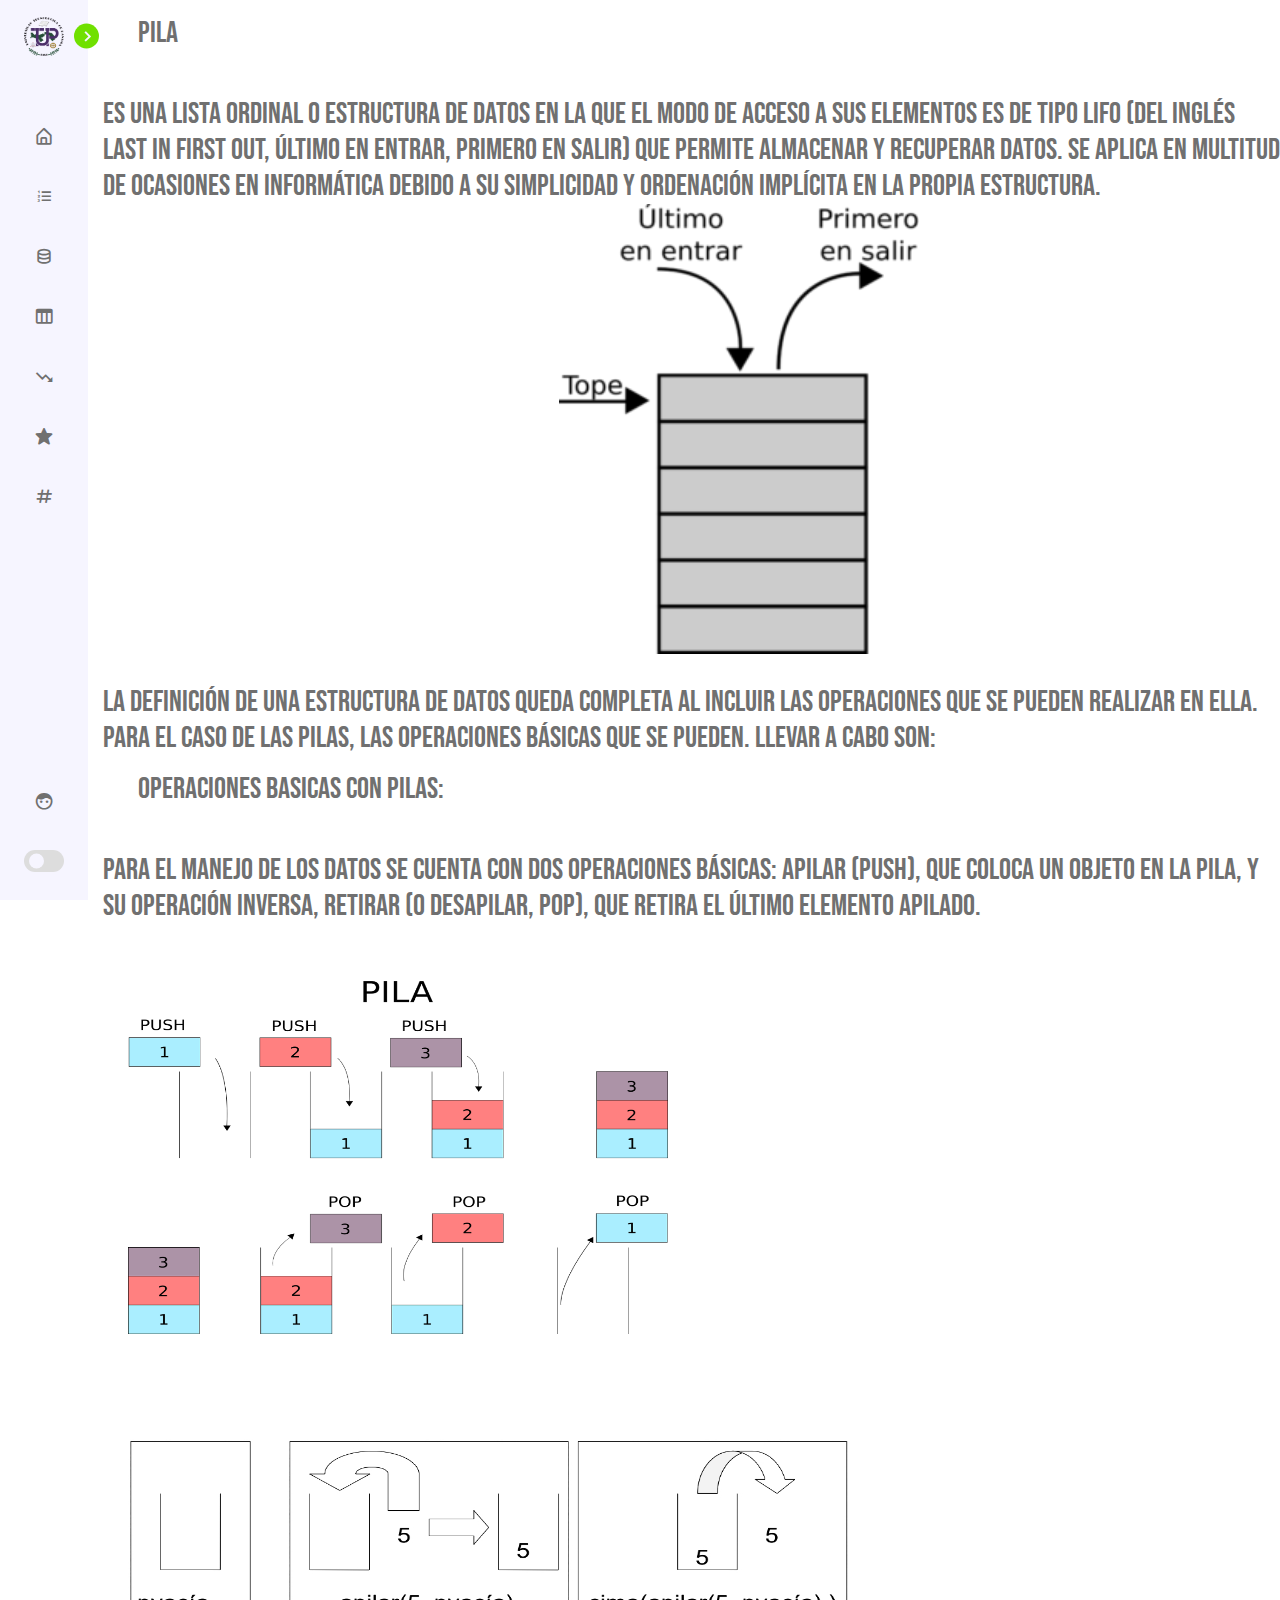
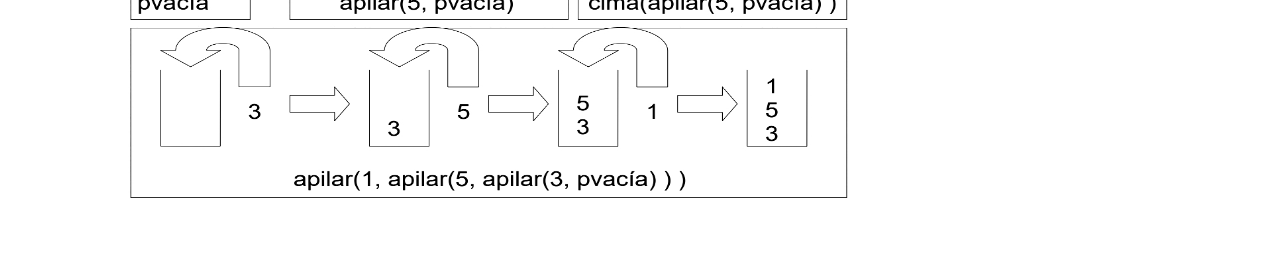
<file: pilas.html>
<!DOCTYPE html>
<head>
    <meta charset="utf-8">
        <meta name="viewport" content="widht=device-width, initial-scale=1.0">
        <title>Estructura de Datos</title>
        <link rel="stylesheet" href="style.css">
        <link rel="preconnect" href="https://fonts.googleapis.com">
        <link rel="preconnect" href="https://fonts.gstatic.com" crossorigin>
        <link href="https://fonts.googleapis.com/css2?family=Bebas+Neue&display=swap" rel="stylesheet">
        <link href='https://unpkg.com/boxicons@2.1.1/css/boxicons.min.css' rel='stylesheet'>
        <link rel="shortcut icon" href="logo.png">

    </head>
    <body>
        <nav class="sdb close">
            <header>
                <div class="texto-img">
                    <span class="image"><a href="index.html"><img src="logo.png" alt=""></a></span>
    
                    <div class="texto logo">
                        <span class="titulo">Estructura</span>
                        <span class="subtitulo">De Datos</span>
                    </div>
                </div>
                <i class='bx bx-chevron-right toggle'></i>
            </header>
    
            <div class="barra-menu">
                <div class="menu">
                    <ul class="menu-links">
                        <li class="nav-link">
                            <a href="index.html"><i class='bx bx-home-alt icon' ></i><span class="texto nav-text">Inicio</span></a>
                        </li>
    
                        <li class="nav-link">
                            <a href="listas.html"><i class='bx bx-list-ol icon' ></i><span class="texto nav-text">Listas</span></a>
                        </li>
    
                        <li class="nav-link">
                            <a href="pilas.html"><i class='bx bx-data icon'></i><span class="texto nav-text">Pilas</span></a>
                        </li>
    
                        <li class="nav-link">
                            <a href="colas.html"><i class='bx bx-columns icon'></i><span class="texto nav-text">Colas</span></a>
                        </li>

                        <li class="nav-link">
                            <a href="arboles.html"><i class='bx bx-trending-down icon' ></i><span class="texto nav-text">Arboles</span>
                            </a>
                        </li>

                        <li class="nav-link">
                            <a href="grafos.html"><i class='bx bxs-star icon' ></i><span class="texto nav-text">Grafos</span></a>
                        </li>
                        <li class="nav-link">
                            <a href="tablah.html"><i class='bx bx-hash icon'></i><span class="texto nav-text">Tabla Hash</span>
                            </a>
                        </li>
                        
                    </ul>
                </div>
    
                <div class="bottom-content">
                    <li class="">
                        <a href="creador.html"><i class='bx bxs-face icon' ></i><span class="texto nav-text">Creador</span></a>
                    </li>

                    <li class="mode">
                        <div class="sun-moon">
                            <i class='bx bx-moon icon moon'></i>
                            <i class='bx bx-sun icon sun'></i>
                        </div>
                        <span class="mode-text texto">Dark mode</span>
                        <div class="toggle-switch">
                            <span class="switch" onclick="DarkMode()"></span>
                        </div>
                    </li>
                    
                </div>
            </div>
    
        </nav>
        <section class="home">
            <div class="texto">Pila</div>
            <p class="texto-home m">es una lista ordinal o estructura de datos en la que el modo de acceso a sus elementos es de tipo LIFO (del inglés Last In First Out, último en entrar, primero en salir) que permite almacenar y recuperar datos. Se aplica en multitud de ocasiones en informática debido a su simplicidad y ordenación implícita en la propia estructura. </p>
            <div>
                <img class="home-img pila" src="pila.png" alt="">
            </div>
            <p class="texto-home m">La definición de una estructura de datos queda completa al incluir las operaciones que se pueden realizar en ella. Para el caso de las pilas, las operaciones básicas que se pueden. Llevar a cabo son:            </p>
            <div class="texto">Operaciones basicas con pilas:</div>
           
            <p class="texto-home m">Para el manejo de los datos se cuenta con dos operaciones básicas: apilar (push), que coloca un objeto en la pila, y su operación inversa, retirar (o desapilar, pop), que retira el último elemento apilado.</p>
            <div class="sds">
                <img class="pilas" src="pilas1.png" alt="">
                <img class="pilas1" src="pila2.jpg" alt="">
            </div>
        </section>
        <script src="main.js" ></script>
    </body>
    </html>
</file>
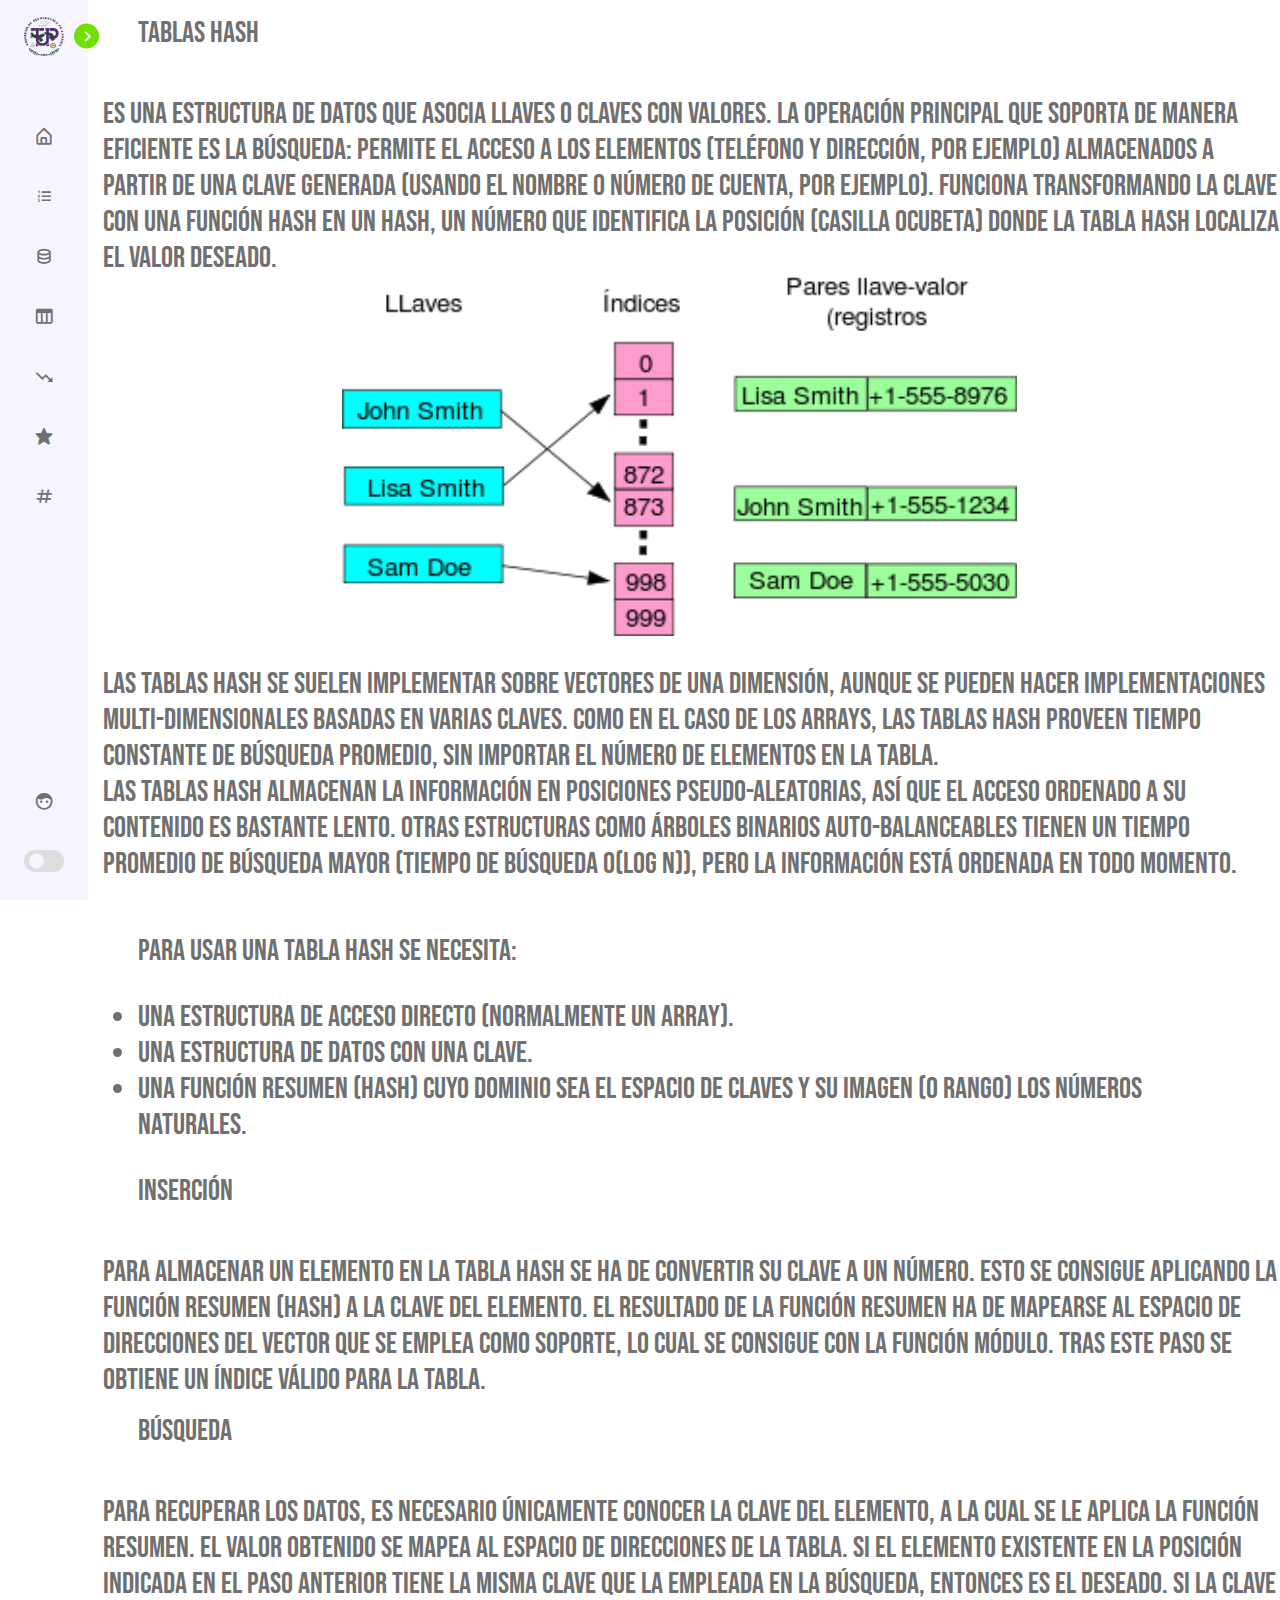
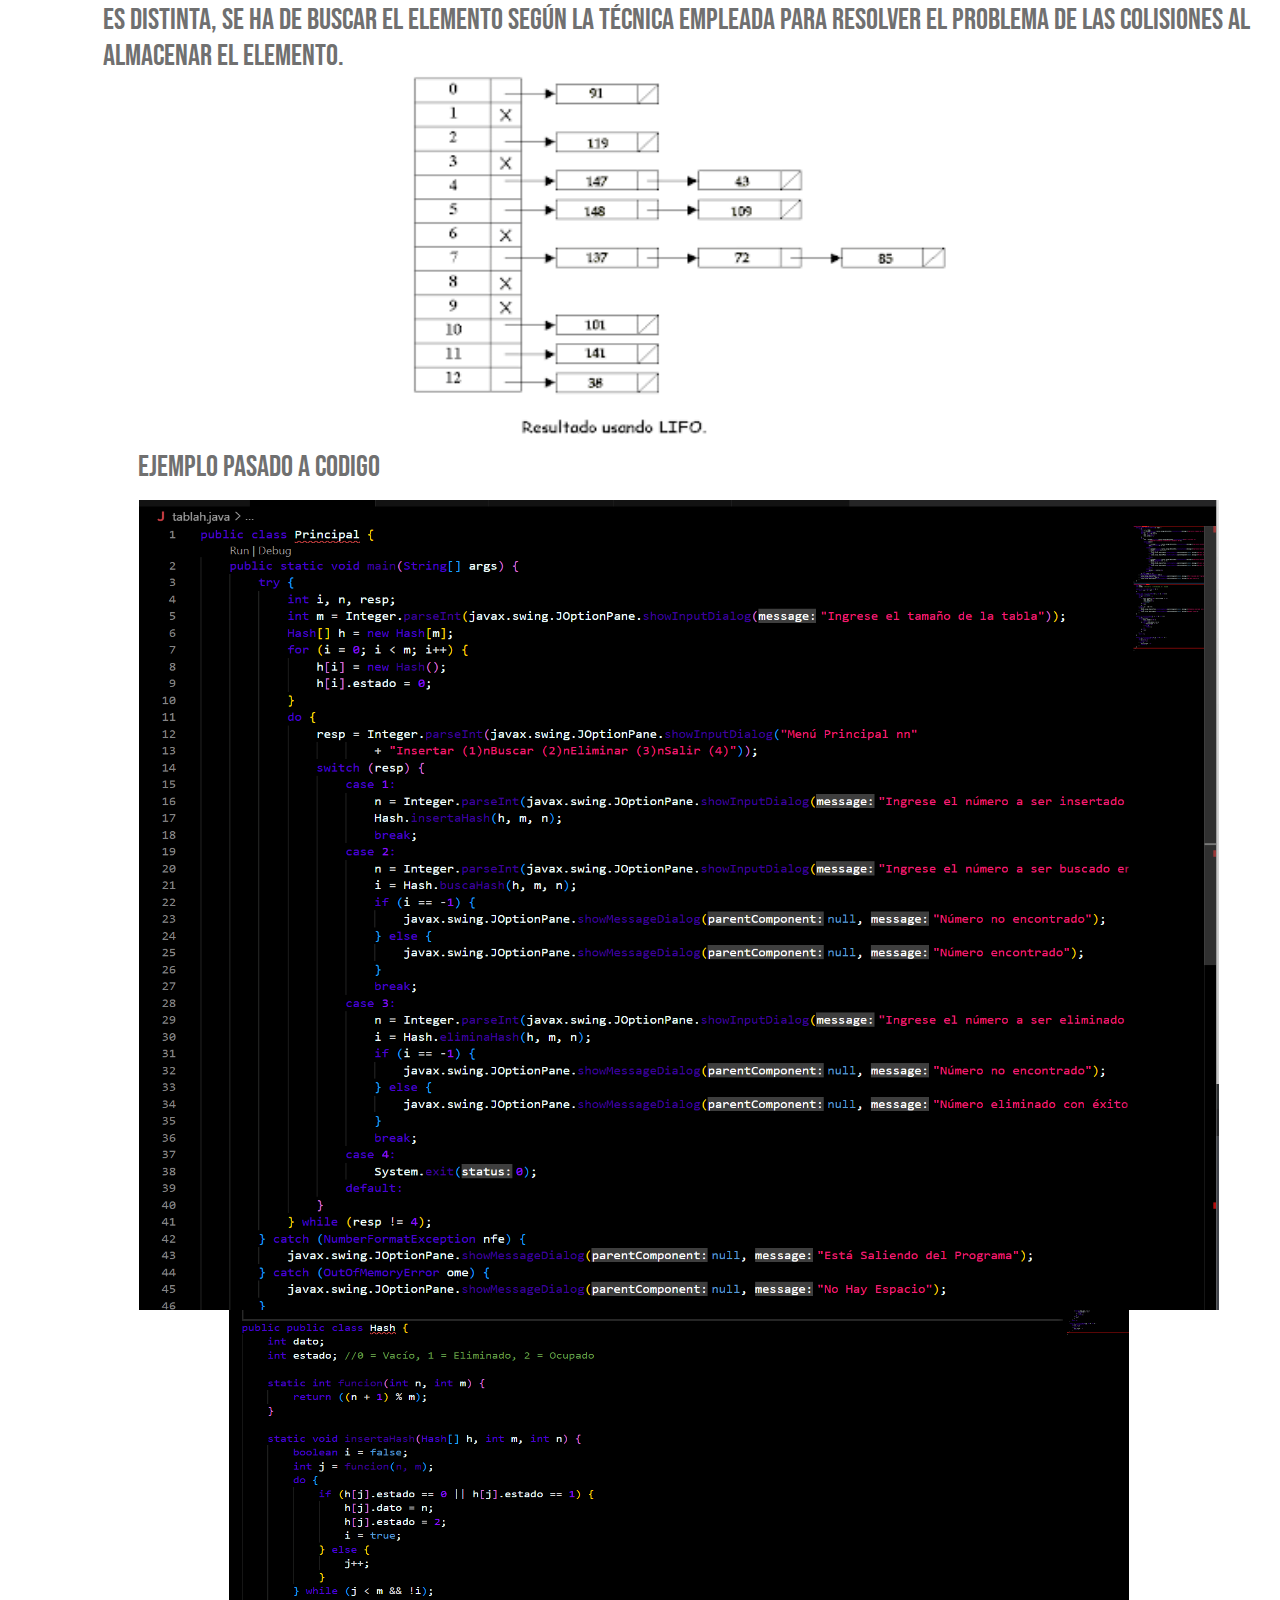
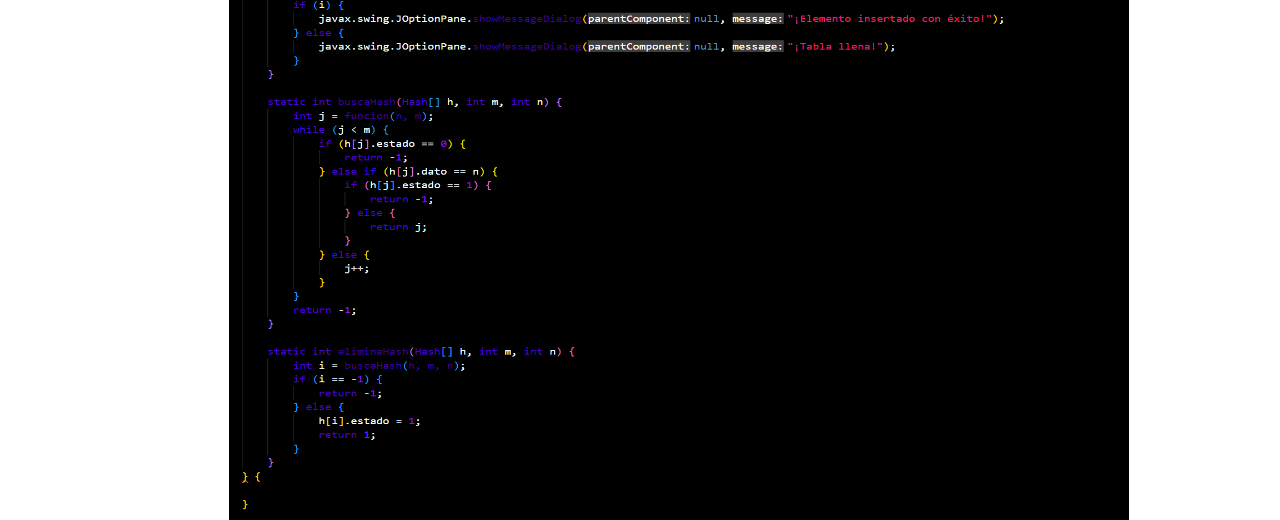
<file: tablah.html>
<!DOCTYPE html>
<head>
    <meta charset="utf-8">
        <meta name="viewport" content="widht=device-width, initial-scale=1.0">
        <title>Estructura de Datos</title>
        <link rel="stylesheet" href="style.css">
        <link rel="preconnect" href="https://fonts.googleapis.com">
        <link rel="preconnect" href="https://fonts.gstatic.com" crossorigin>
        <link href="https://fonts.googleapis.com/css2?family=Bebas+Neue&display=swap" rel="stylesheet">
        <link href='https://unpkg.com/boxicons@2.1.1/css/boxicons.min.css' rel='stylesheet'>
        <link rel="shortcut icon" href="logo.png">

    
    </head>
    <body>
        <nav class="sdb close">
            <header>
                <div class="texto-img">
                    <span class="image"><a href="index.html"><img src="logo.png" alt=""></a></span>
    
                    <div class="texto logo">
                        <span class="titulo">Estructura</span>
                        <span class="subtitulo">De Datos</span>
                    </div>
                </div>
                <i class='bx bx-chevron-right toggle'></i>
            </header>
    
            <div class="barra-menu">
                <div class="menu">
                    <ul class="menu-links">
                        <li class="nav-link">
                            <a href="index.html"><i class='bx bx-home-alt icon' ></i><span class="texto nav-text">Inicio</span></a>
                        </li>
    
                        <li class="nav-link">
                            <a href="listas.html"><i class='bx bx-list-ol icon' ></i><span class="texto nav-text">Listas</span></a>
                        </li>
    
                        <li class="nav-link">
                            <a href="pilas.html"><i class='bx bx-data icon'></i><span class="texto nav-text">Pilas</span></a>
                        </li>
    
                        <li class="nav-link">
                            <a href="colas.html"><i class='bx bx-columns icon'></i><span class="texto nav-text">Colas</span></a>
                        </li>

                        <li class="nav-link">
                            <a href="arboles.html"><i class='bx bx-trending-down icon' ></i><span class="texto nav-text">Arboles</span>
                            </a>
                        </li>

                        <li class="nav-link">
                            <a href="grafos.html"><i class='bx bxs-star icon' ></i><span class="texto nav-text">Grafos</span></a>
                        </li>
                        <li class="nav-link">
                            <a href="tablah.html"><i class='bx bx-hash icon'></i><span class="texto nav-text">Tabla Hash</span>
                            </a>
                        </li>
                        
                    </ul>
                </div>
    
                <div class="bottom-content">
                    <li class="">
                        <a href="creador.html"><i class='bx bxs-face icon' ></i><span class="texto nav-text">Creador</span></a>
                    </li>

                    <li class="mode">
                        <div class="sun-moon">
                            <i class='bx bx-moon icon moon'></i>
                            <i class='bx bx-sun icon sun'></i>
                        </div>
                        <span class="mode-text texto">Dark mode</span>
                        <div class="toggle-switch">
                            <span class="switch" onclick="DarkMode()"></span>
                        </div>
                    </li>
                    
                </div>
            </div>
    
        </nav>
        <section class="home">
            <div class="texto">Tablas Hash</div>
            <p class="texto-home m">es una estructura de datos que asocia llaves o claves con valores. La operación principal que soporta de manera eficiente es la búsqueda: permite el acceso a los elementos (teléfono y dirección, por ejemplo) almacenados a partir de una clave generada (usando el nombre o número de cuenta, por ejemplo). Funciona transformando la clave con una función hash en un hash, un número que identifica la posición (casilla ocubeta) donde la tabla hash localiza el valor deseado.</p>
            <img class="home-img tablah" src="tablah.png" alt="">
            <p class="texto-home m">Las tablas hash se suelen implementar sobre vectores de una dimensión, aunque se pueden hacer implementaciones multi-dimensionales basadas en varias claves. Como en el caso de los arrays, las tablas hash proveen tiempo constante de búsqueda promedio, sin importar el número de elementos en la tabla.<br>Las tablas hash almacenan la información en posiciones pseudo-aleatorias, así que el acceso ordenado a su contenido es bastante lento. Otras estructuras como árboles binarios auto-balanceables tienen un tiempo promedio de búsqueda mayor (tiempo de búsqueda O(log n)), pero la información está ordenada en todo momento.

            </p>
            <div class="texto"><br>Para usar una tabla hash se necesita:
            </div>
           <ul class="body-listas">
            <li>Una estructura de acceso directo (normalmente un array).</li>
            <li>Una estructura de datos con una clave.</li>
            <li>Una función resumen (hash) cuyo dominio sea el espacio de claves y su imagen (o rango) los números naturales.</li>
           </ul>
           <div class="texto">Inserción</div>
           <p class="texto-home m">Para almacenar un elemento en la tabla hash se ha de convertir su clave a un número. Esto se consigue aplicando la función resumen (hash) a la clave del elemento. El resultado de la función resumen ha de mapearse al espacio de direcciones del vector que se emplea como soporte, lo cual se consigue con la función módulo. Tras este paso se obtiene un índice válido para la tabla.</p>
           <div class="texto">Búsqueda</div>
           <p class="texto-home m">Para recuperar los datos, es necesario únicamente conocer la clave del elemento, a la cual se le aplica la función resumen. El valor obtenido se mapea al espacio de direcciones de la tabla. Si el elemento existente en la posición indicada en el paso anterior tiene la misma clave que la empleada en la búsqueda, entonces es el deseado. Si la clave es distinta, se ha de buscar el elemento según la técnica empleada para resolver el problema de las colisiones al almacenar el elemento.</p>
           <div>
            <img class="home-img tablah1" src="tablah1.gif" alt="">
           </div>
           <div class="texto">Ejemplo pasado a codigo</div>
            <img class="home-img codigotablah" src="codigotablah.png" alt="">
            <img class="home-img codigotablah1" src="codigotablah1.png" alt="">

        </section>
        <script src="main.js" ></script>
    </body>
    </html>
</file>
<file: style.css>
*{
    margin: 0;
    padding: 0;
    box-sizing: border-box;
    font-family: 'Bebas Neue', cursive;
}
:root{
    /*Colores*/
    --color-body: #fff;
    --sidebar-color: #F6F5FF;
    --primary-color: #70e000;
    --primary-color-light: #F6F5FF;
    --toggle-color: #DDD;
    --text-color: #707070;
    --textsize-body: 30px;

    /*Transiciones de el sbd (sidebar)*/
    --tran-03: all 0.2s ease;
    --tran-03: all 0.3s ease;
    --tran-04: all 0.3s ease;
    --tran-05: all 0.3s ease;
}

body{
    min-height: 100vh;
    background-color: var(--color-body);
    transition: var(--tran-05);
}

::selection{
    background-color: var(--primary-color);
    color: #fff;
}

body.dark{
    --color-body: #18191a;
    --sidebar-color: #3a3b3c;
    --primary-color: #3a3b3c;
    --primary-color-light: #3a3b3c;
    --toggle-color: #fff;
    --text-color: #ccc;
}

/* sdb (barra desplazable) */
 .sdb{
    position: fixed;
    top: 0;
    left: 0;
    height: 100%;
    width: 250px;
    padding: 10px 14px;
    background: var(--sidebar-color);
    transition: var(--tran-05);
    z-index: 100;  
}
.sdb.close{
    width: 88px;
}

.sdb li{
    height: 50px;
    list-style: none;
    display: flex;
    align-items: center;
    margin-top: 10px;
}

.sdb header .image,
.sdb .icon{
    min-width: 60px;
    border-radius: 6px;
}

.sdb .icon{
    min-width: 60px;
    border-radius: 6px;
    height: 100%;
    display: flex;
    align-items: center;
    justify-content: center;
    font-size: 20px;
}

.sdb .texto,
.sdb .icon{
    color: var(--text-color);
    transition: var(--tran-03);
}

.sdb .texto{
    font-size: 17px;
    font-weight: 500;
    white-space: nowrap;
    opacity: 1;
}
.sdb.close .texto{
    opacity: 0;
}

.sdb header{
    position: relative;
}

.sdb header .texto-img{
    display: flex;
    align-items: center;
}
.sdb header .logo-text{
    display: flex;
    flex-direction: column;
}
header .image-text .titulo {
    margin-top: 2px;
    font-size: 18px;
    font-weight: 600;
}

header .image-text .subtitulo{
    font-size: 16px;
    margin-top: -2px;
    display: block;
}

.sdb header .image{
    display: flex;
    align-items: center;
    justify-content: center;
}

.sdb header .image img{
    width: 40px;
    border-radius: 6px;
    padding: 7px 0 0 0;
}

.sdb header .toggle{
    position: absolute;
    top: 50%;
    right: -25px;
    transform: translateY(-50%) rotate(180deg);
    height: 25px;
    width: 25px;
    background-color: var(--primary-color);
    color: var(--sidebar-color);
    border-radius: 50%;
    display: flex;
    align-items: center;
    justify-content: center;
    font-size: 22px;
    cursor: pointer;
    transition: var(--tran-05);
}

body.dark .sdb header .toggle{
    color: var(--text-color);
}

.sdb.close .toggle{
    transform: translateY(-50%) rotate(0deg);
}

.sdb .menu{
    margin-top: 40px;
}
.sdb li a{
    list-style: none;
    height: 100%;
    background-color: transparent;
    display: flex;
    align-items: center;
    height: 100%;
    width: 100%;
    border-radius: 6px;
    text-decoration: none;
    transition: var(--tran-03);
}

.sdb li a:hover{
    background-color: var(--primary-color);
}
.sdb li a:hover .icon,
.sdb li a:hover .texto{
    color: var(--sidebar-color);
}
body.dark .sdb li a:hover .icon,
body.dark .sdb li a:hover .texto{
    color: var(--text-color);
}

.sdb .barra-menu{
    height: calc(100% - 55px);
    display: flex;
    flex-direction: column;
    justify-content: space-between;
    overflow-y: scroll;
}
.barra-menu::-webkit-scrollbar{
    display: none;
}
.sdb .barra-menu .mode{
    border-radius: 6px;
    background-color: var(--primary-color-light);
    position: relative;
    transition: var(--tran-05);
}

.barra-menu .mode .sun-moon{
    height: 50px;
    width: 60px;
}

.mode .sun-moon i{
    position: absolute;
}
.mode .sun-moon i.sun{
    opacity: 0;
}
body.dark .mode .sun-moon i.sun{
    opacity: 1;
}
body.dark .mode .sun-moon i.moon{
    opacity: 0;
}

.barra-menu .bottom-content .toggle-switch{
    position: absolute;
    right: 0;
    height: 100%;
    min-width: 60px;
    display: flex;
    align-items: center;
    justify-content: center;
    border-radius: 6px;
    cursor: pointer;
}
.toggle-switch .switch{
    position: relative;
    height: 22px;
    width: 40px;
    border-radius: 25px;
    background-color: var(--toggle-color);
    transition: var(--tran-05);
}

.switch::before{
    content: '';
    position: absolute;
    height: 15px;
    width: 15px;
    border-radius: 50%;
    top: 50%;
    left: 5px;
    transform: translateY(-50%);
    background-color: var(--sidebar-color);
    transition: var(--tran-04);
}

body.dark .switch::before{
    left: 20px;
}
.m{
    margin-left: 25px;
    position: relative;
}

.home{
    position: absolute;
    top: 0;
    top: 0;
    left: 250px;
    height: 100vh;
    width: calc(100% - 250px);
    background-color: var(--color-body);
    transition: var(--tran-05);
}
.home .texto{
    font-size: var(--textsize-body);
    font-weight: 500;
    color: var(--text-color);
    padding: 15px 60px;
}
.texto-home{
    position: relative;
    font-size: var(--textsize-body);
    margin-top: 30px;
    color: var(--text-color);
}
.home-img{
    width: 75vh;
    height: 30vh;
    display: block;
    margin: auto;
    position: relative;
}
.edsm-img{
    width: 10vh;
    height: 10vh;
    margin: -70px 0 20px 200px;
}

.lista{
    width: 80vh;
    height: 40vh;
    margin-top: 20px;
}
.body-listas{
    position: relative;
    padding: 15px 60px;
    font-size: var(--textsize-body);
    color: var(--text-color);
    text-decoration: none;
}
.c{
    text-decoration: none;
}
.enlazadas{
    left: 5%;
    width: 100vh;
    height: 40vh;
}
.circular{
    left: 5%;
    width: 120vh;
    height: 50vh;
}
.doblecircular{
    left: 5%;
    width: 100vh;
    height: 60vh;
}
.pila{
    left: 5%;
    width: 40vh;
    height: 50vh;
}

#sds{
    display: inline;
    text-align: center;
}
.pilas{
    display: inline;
    text-align: center;
    margin: 50px;
    width: 60vh;
    height: 40vh;
}
.pilas1{
    width: 80vh;
    height: 40vh;
    margin: 50px;
}
.cola{
    width: 100vh;
    height: 50vh;
}
.colas{
    margin: 50px;
}
.circular1{
    width: 100vh;
    height: 70vh;
}
.arboles{
    width: 100vh;
    height: 40vh;
}
.nodo{
    margin: 0 50px;
}
.nodos{
    width: 110vh;
    height: 40vh;
}
.altura{
    width: 80vh;
    height: 50vh;
}
.orden{
    margin-top: 10px;
    width: 100vh;
    height: 50vh;
}
.sub-arbol{
    width: 90vh;
    height: 60vh;
}
.arbol-binario{
    width: 30vh;
    height: 25vh;
}
.grafos{
    width: 50vh;
    height: 50vh;
    margin: 0px 15px;

}
.grafos1{
    width: 60vh;
    height: 60vh;
    margin: 0px 15px;

}
.grafos2{
    width: 60vh;
    height: 60vh;
    margin: 0px 15px;

}
.grafosdir{
    width: 90vh;
    height: 50vh;
}
.codigo{
    width: 60vh;
    height: 40vh;
}
.tablah{
    width: 75vh;
    height: 40vh;
}
.tablah1{
    width: 60vh;
    height: 40vh;
}
.codigotablah{
    width: 120vh;
    height: 90vh;
}
.codigotablah1{
    width: 100vh;
    height: 90vh;
}

#miembros{
    text-align: center;
    color: var(--text-color);
}
.ftogrupal{
    width: 180vh;
    height: 100vh;
    margin: 50px 0 0 50px;
    border-radius: .5em;
}
.sdb.close ~ .home{
    left: 78px;
    height: 100vh;
    width: calc(100% - 78px);
}
body.dark .home .texto{
    color: var(--text-color);
}
</file>
